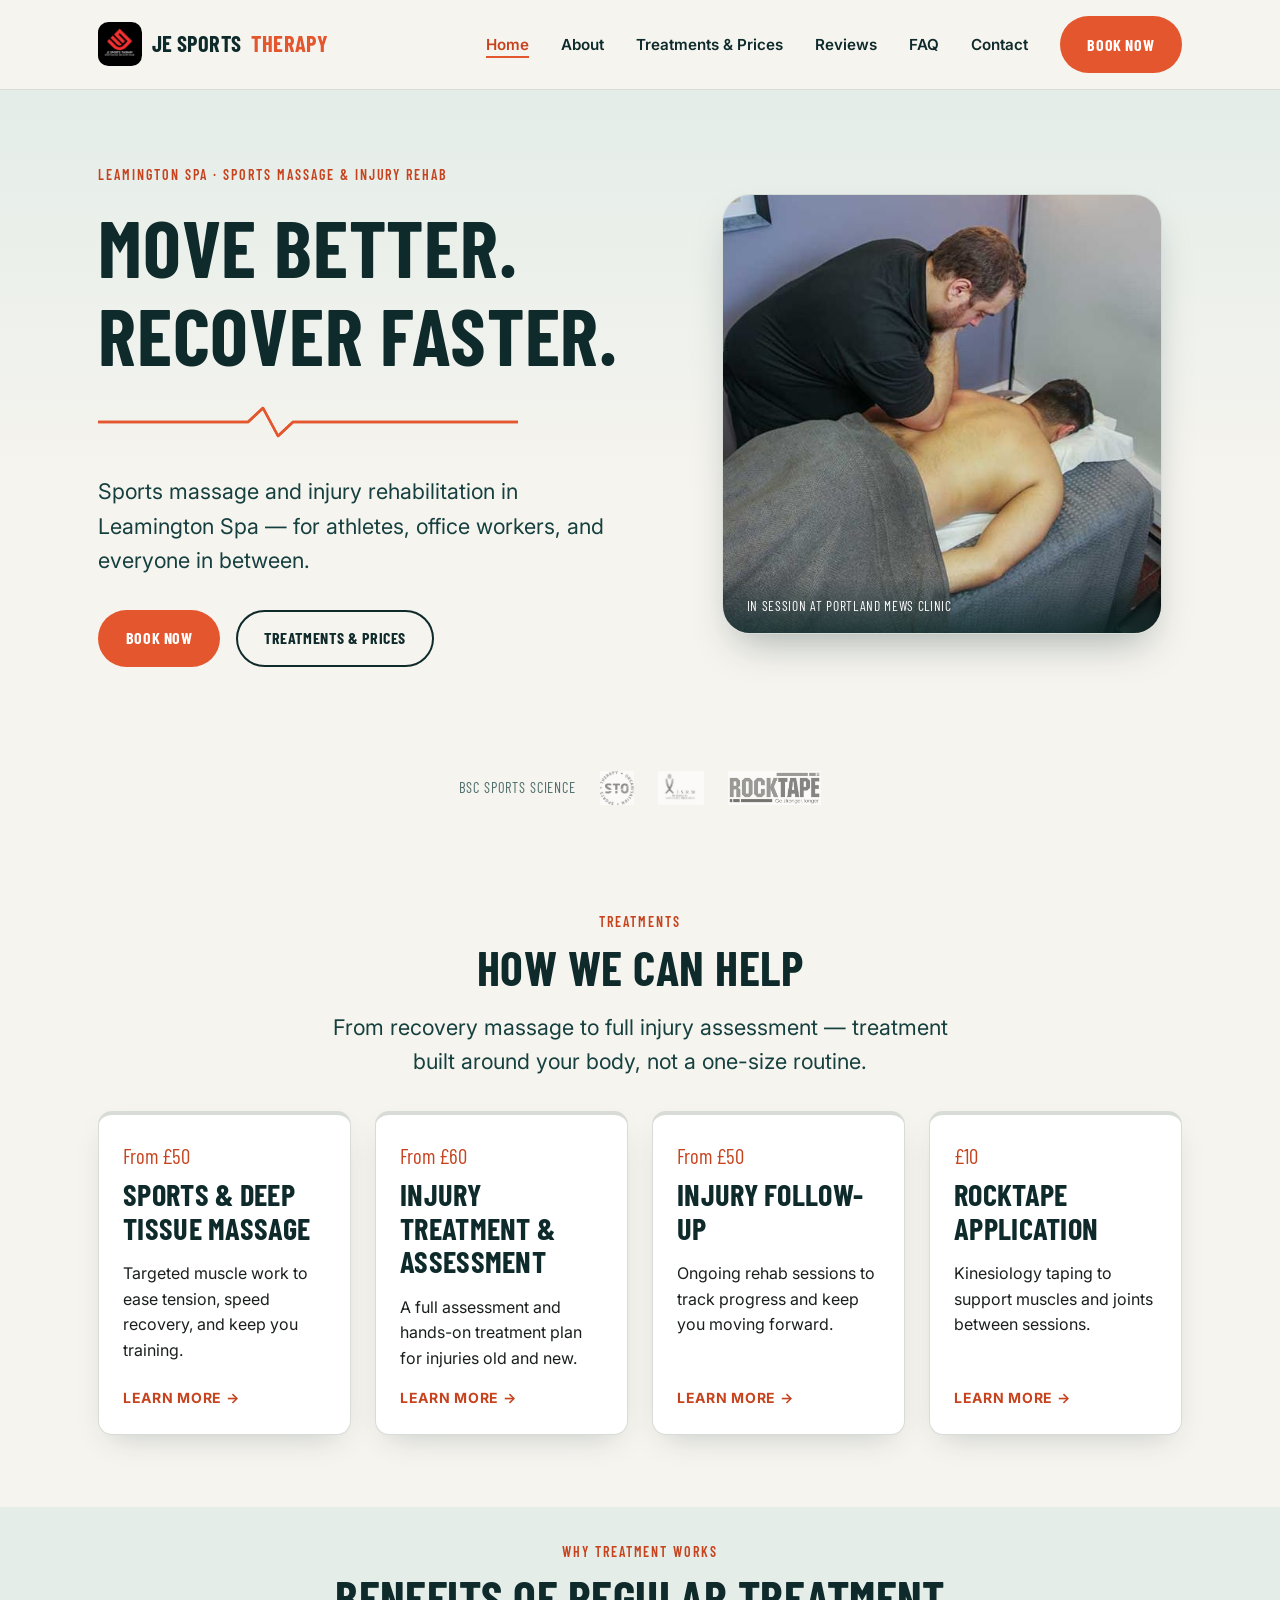
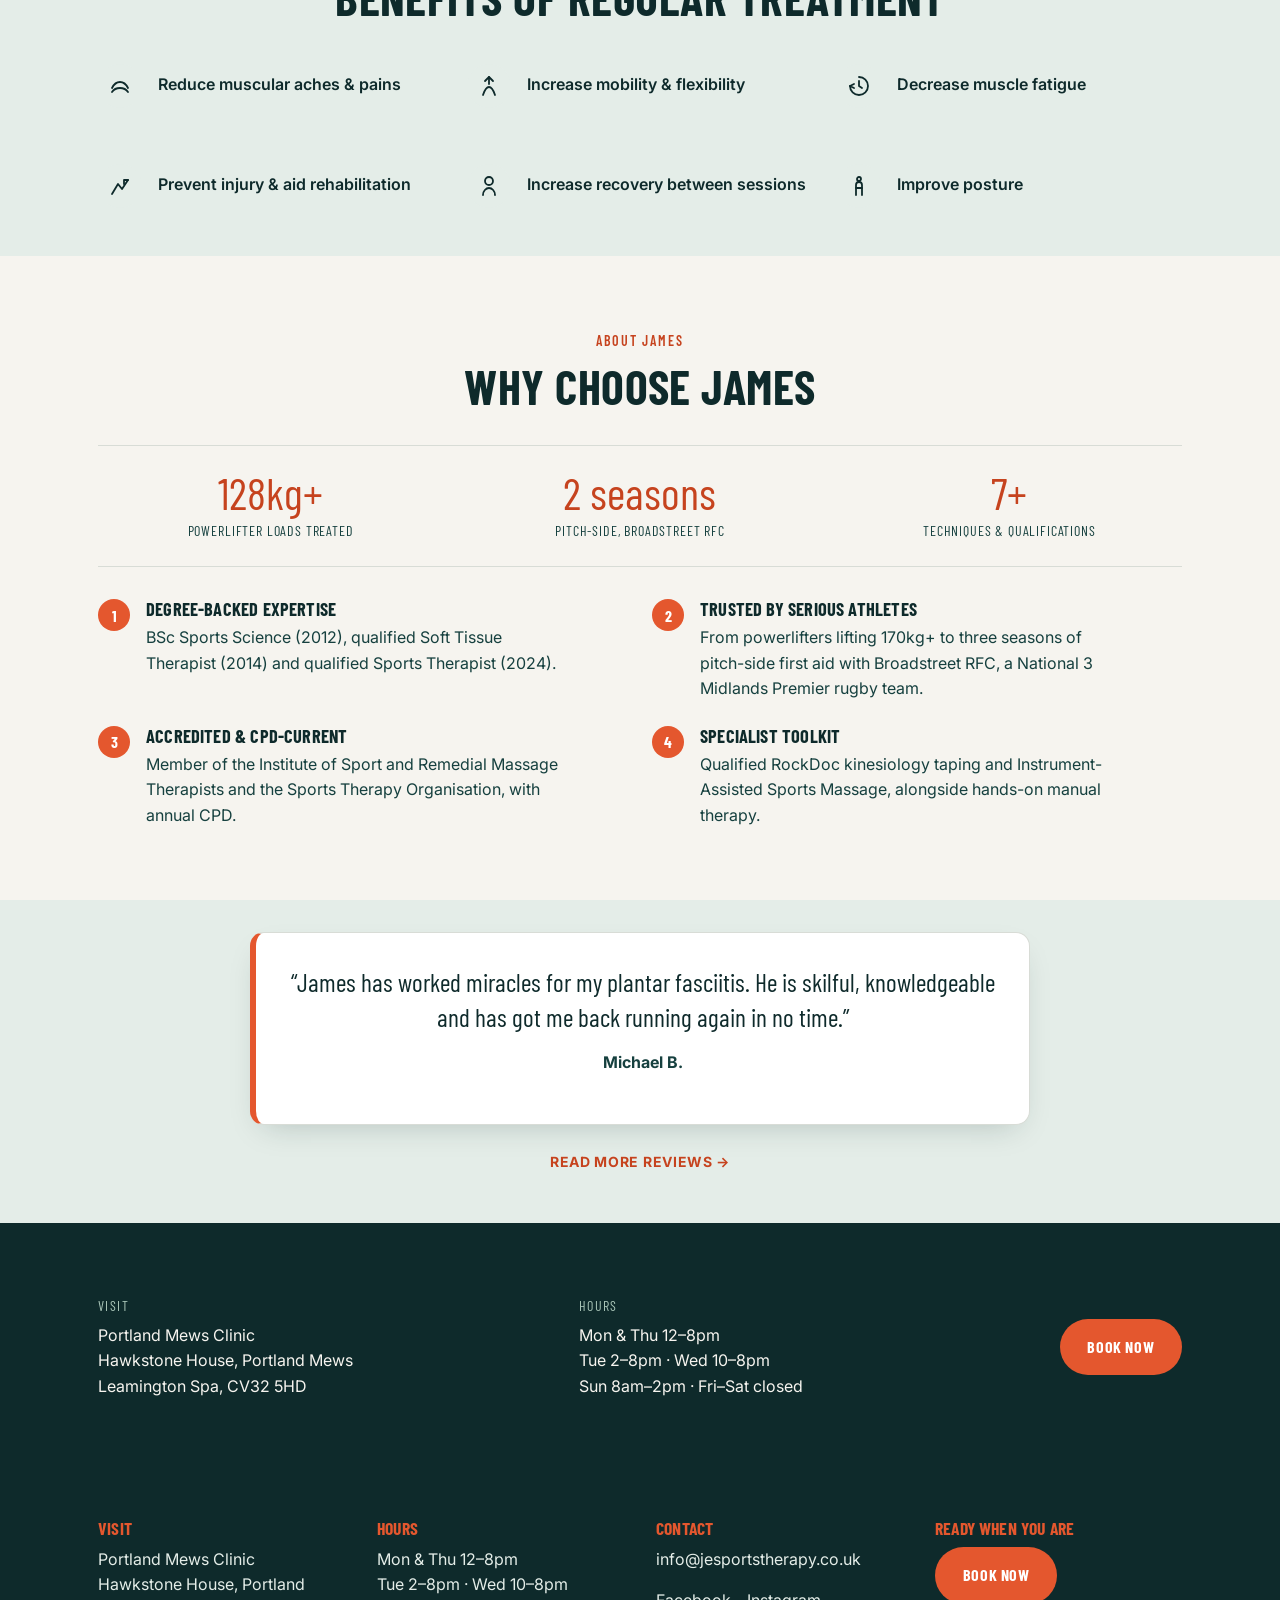
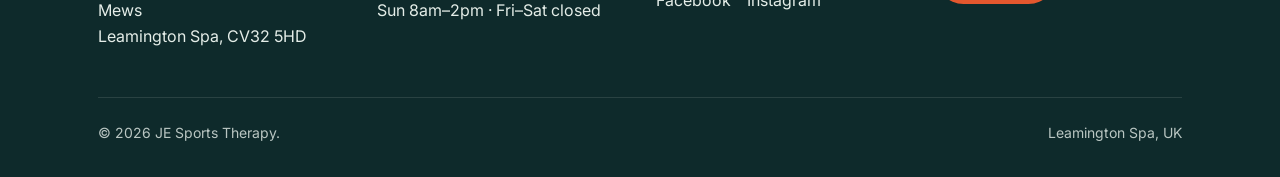
<file: index.html>
<!DOCTYPE html>
<html lang="en" class="no-js">
<head>
<meta charset="UTF-8">
<meta name="viewport" content="width=device-width, initial-scale=1">
<meta name="referrer" content="strict-origin-when-cross-origin">
<title>JE Sports Therapy | Sports Massage & Injury Rehab, Leamington Spa</title>
<meta name="description" content="Sports massage and injury rehabilitation in Leamington Spa with James Egginton — BSc Sports Science, qualified Sports Therapist. Book online today.">
<meta property="og:title" content="JE Sports Therapy | Leamington Spa">
<meta property="og:description" content="Move better. Recover faster. Sports massage and injury rehabilitation with James Egginton in Leamington Spa.">
<meta property="og:type" content="website">
<meta name="theme-color" content="#0E2A2B">
<link rel="icon" href="/favicon.ico" sizes="any">
<link rel="icon" type="image/png" sizes="32x32" href="assets/img/favicon-32.png">
<link rel="icon" type="image/png" sizes="16x16" href="assets/img/favicon-16.png">
<link rel="apple-touch-icon" href="assets/img/apple-touch-icon.png">
<link rel="canonical" href="index.html">
<link rel="preconnect" href="https://fonts.googleapis.com">
<link rel="preconnect" href="https://fonts.gstatic.com" crossorigin>
<link href="https://fonts.googleapis.com/css2?family=Barlow+Condensed:wght@500;600;700&family=Inter:wght@400;500;600&display=swap" rel="stylesheet">
<link rel="stylesheet" href="assets/css/tokens.css">
<link rel="stylesheet" href="assets/css/main.css">
</head>
<body>
<a class="skip-link" href="#main">Skip to content</a>
<div class="scroll-progress" aria-hidden="true"><div class="scroll-progress__fill"></div></div>
<header class="site-header">
  <div class="container nav">
    <a class="nav__brand" href="index.html"><img src="assets/img/logo.png" alt="JE Sports Therapy logo" class="nav__brand-mark" width="44" height="44">JE Sports<span>Therapy</span></a>
    <button class="nav__toggle" aria-expanded="false" aria-controls="primary-nav" aria-label="Toggle menu">
      <span class="nav__toggle-icon"></span>
    </button>
    <ul class="nav__menu" id="primary-nav">
      <li><a href="index.html" aria-current="page">Home</a></li>
      <li><a href="about.html">About</a></li>
      <li><a href="treatments.html">Treatments &amp; Prices</a></li>
      <li><a href="reviews.html">Reviews</a></li>
      <li><a href="faq.html">FAQ</a></li>
      <li><a href="contact.html">Contact</a></li>
      <li><a class="btn btn--primary" href="https://bookings.rehabguru.com/ad3cec81c13830ea1363b7018253817f%3A33ec59064610941230f86f7d8b0f9f9fd371bcbf771bc233bffc8da3ef31e993" target="_blank" rel="noopener">Book Now</a></li>
    </ul>
  </div>
</header>

<main id="main">
<style>
  /* ==========================================================================
     Home page — hero SVG animation + page-specific layout
     Scoped to index.html only.
     ========================================================================== */

  /* ---- Hero ---- */
  .hero {
    position: relative;
    padding-block: var(--space-6) var(--space-6);
    overflow: hidden;
    background: linear-gradient(180deg, var(--color-sage-light) 0%, var(--color-bone) 62%);
  }
  .hero__inner {
    display: grid;
    grid-template-columns: 1.05fr 0.95fr;
    gap: var(--space-6);
    align-items: center;
  }
  .hero__eyebrow { margin-bottom: var(--space-2); }
  .hero__title {
    font-size: var(--fs-h1);
    margin-bottom: var(--space-3);
  }
  .hero__title .line { display: block; overflow: hidden; }
  .hero__title .line span {
    display: inline-block;
    opacity: 1;
    transform: none;
  }
  .hero__pulse {
    display: block;
    width: min(420px, 90%);
    height: 40px;
    margin: 0 0 var(--space-4);
  }
  .hero__pulse path {
    fill: none;
    stroke: var(--color-orange);
    stroke-width: 2.5;
    stroke-linecap: round;
    stroke-linejoin: round;
  }
  .hero__lead { margin-bottom: var(--space-4); }
  .hero__ctas {
    display: flex;
    flex-wrap: wrap;
    gap: var(--space-2);
  }

  .hero__art {
    position: relative;
    display: flex;
    align-items: center;
    justify-content: center;
    min-height: 320px;
  }
  .hero__art-frame {
    position: relative;
    width: min(440px, 100%);
    aspect-ratio: 1 / 1;
    border-radius: var(--radius-lg);
    overflow: hidden;
    box-shadow: var(--shadow-card-hover);
    border: 1px solid var(--color-line);
  }
  .hero__photo {
    width: 100%;
    height: 100%;
    object-fit: cover;
    object-position: center 30%;
    transform-origin: 60% 35%;
  }
  .hero__photo-caption {
    position: absolute;
    left: 0; right: 0; bottom: 0;
    padding: var(--space-2) var(--space-3);
    background: linear-gradient(0deg, rgba(14,42,43,0.75), rgba(14,42,43,0));
    color: var(--color-white);
    font-family: var(--font-display);
    text-transform: uppercase;
    letter-spacing: 0.05em;
    font-size: 0.85rem;
  }
  /* Default (reduced-motion) final state: photo static, marker shown
     without animation so nothing is ever invisible or broken. */
  .hero__pulse path {
    stroke-dasharray: none;
    stroke-dashoffset: 0;
  }

  /* ---- Motion layer: only when the user allows animation ---- */
  @media (prefers-reduced-motion: no-preference) {
    .hero__title .line span {
      opacity: 0;
      transform: translateY(0.5em);
      animation: hero-word-in 0.7s var(--ease-out) forwards;
    }
    .hero__title .line:nth-child(1) span { animation-delay: 0.05s; }
    .hero__title .line:nth-child(2) span { animation-delay: 0.13s; }

    .hero__lead { opacity: 0; animation: hero-fade-up 0.7s var(--ease-out) 0.32s forwards; }
    .hero__ctas { opacity: 0; animation: hero-fade-up 0.7s var(--ease-out) 0.42s forwards; }
    .hero__pulse { opacity: 0; animation: hero-fade-up 0.5s var(--ease-out) 0.24s forwards; }

    .hero__art-frame {
      opacity: 0;
      transform: scale(0.96);
      animation: hero-fade-up 0.8s var(--ease-out) 0.2s forwards;
    }
    .hero__photo {
      animation: hero-photo-breathe 9s ease-in-out 1s infinite alternate;
    }

    .hero__pulse-line {
      stroke-dasharray: 480;
      stroke-dashoffset: 480;
      animation: hero-pulse-draw 1s var(--ease-out) 0.15s forwards;
    }
    .hero__pulse-loop {
      opacity: 0;
      stroke-dasharray: 60 360;
      stroke-dashoffset: 0;
      animation: hero-fade-up 0.4s var(--ease-out) 1.2s forwards,
                 hero-pulse-loop 2.6s linear 1.4s infinite;
    }
  }

  @keyframes hero-word-in {
    to { opacity: 1; transform: translateY(0); }
  }
  @keyframes hero-fade-up {
    from { opacity: 0; transform: translateY(10px); }
    to { opacity: 1; transform: translateY(0); }
  }
  @keyframes hero-photo-breathe {
    from { transform: scale(1); }
    to { transform: scale(1.06); }
  }
  @keyframes hero-pulse-draw {
    to { stroke-dashoffset: 0; }
  }
  @keyframes hero-pulse-loop {
    from { stroke-dashoffset: 0; }
    to { stroke-dashoffset: -440; }
  }

  @media (max-width: 899px) {
    .hero__inner { grid-template-columns: 1fr; gap: var(--space-5); }
    .hero__art { order: -1; min-height: 220px; }
    .hero__art-frame { width: min(320px, 80%); }
  }

  /* ---- Stat strip ---- */
  .stat-strip {
    display: grid;
    grid-template-columns: repeat(3, 1fr);
    gap: var(--space-3);
    text-align: center;
    margin-block: var(--space-4);
    padding: var(--space-3) 0;
    border-top: 1px solid var(--color-line);
    border-bottom: 1px solid var(--color-line);
  }
  .stat-strip__num {
    font-family: var(--font-display);
    font-size: clamp(2rem, 3vw + 1rem, 2.8rem);
    color: var(--color-orange-dark);
    line-height: 1;
  }
  .stat-strip__label {
    font-size: var(--fs-small);
    text-transform: uppercase;
    letter-spacing: 0.06em;
    color: var(--color-petrol-light);
    font-family: var(--font-display);
    margin-top: 0.35em;
  }
  @media (max-width: 639px) {
    .stat-strip { grid-template-columns: 1fr; gap: var(--space-2); }
  }

  /* ---- Benefit icons ---- */
  .benefit {
    display: flex;
    align-items: flex-start;
    gap: var(--space-2);
    padding: var(--space-2) 0;
  }
  .benefit__icon {
    flex-shrink: 0;
    width: 44px;
    height: 44px;
    border-radius: 50%;
    background: var(--color-sage-light);
    color: var(--color-petrol);
    display: flex;
    align-items: center;
    justify-content: center;
  }
  .benefit__icon svg {
    width: 24px;
    height: 24px;
    stroke: currentColor;
    fill: none;
    stroke-width: 1.8;
    stroke-linecap: round;
    stroke-linejoin: round;
  }
  .benefit__label {
    font-weight: 600;
    color: var(--color-petrol);
    padding-top: 0.5em;
  }

  /* ---- Why choose James ---- */
  .why-grid {
    display: grid;
    grid-template-columns: repeat(2, 1fr);
    gap: var(--space-3);
  }
  .why-item {
    display: flex;
    gap: var(--space-2);
    align-items: flex-start;
  }
  .why-item__mark {
    flex-shrink: 0;
    width: 32px;
    height: 32px;
    border-radius: 50%;
    background: var(--color-orange);
    color: var(--color-white);
    font-family: var(--font-display);
    font-weight: 700;
    display: flex;
    align-items: center;
    justify-content: center;
    font-size: 1rem;
  }
  .why-item h3 { margin-bottom: 0.3em; font-size: 1.15rem; }
  .why-item p { margin: 0; color: var(--color-petrol-light); max-width: 42ch; }
  @media (max-width: 639px) {
    .why-grid { grid-template-columns: 1fr; }
  }

  /* ---- Review ---- */
  .review-card {
    max-width: 780px;
    margin-inline: auto;
    background: var(--color-white);
    border: 1px solid var(--color-line);
    border-left: 6px solid var(--color-orange);
    border-radius: var(--radius-md);
    padding: var(--space-4) var(--space-4);
    box-shadow: var(--shadow-card);
    text-align: center;
  }
  .review-card__quote {
    font-family: var(--font-display);
    font-size: clamp(1.25rem, 1.4vw + 1rem, 1.6rem);
    color: var(--color-petrol);
    line-height: 1.35;
    margin: 0 0 var(--space-2);
  }
  .review-card__quote::before { content: "\201C"; }
  .review-card__quote::after { content: "\201D"; }
  .review-card__stars {
    color: var(--color-orange);
    letter-spacing: 0.15em;
    margin-bottom: var(--space-2);
    font-size: 1.1rem;
  }
  .review-card__author {
    font-weight: 700;
    color: var(--color-petrol-light);
  }

  /* ---- Visit strip ---- */
  .visit {
    background: var(--color-petrol);
    color: var(--color-bone);
  }
  .visit h2 { color: var(--color-white); }
  .visit__grid {
    display: grid;
    grid-template-columns: 1fr 1fr auto;
    gap: var(--space-4);
    align-items: center;
  }
  .visit address { font-style: normal; }
  .visit__label {
    font-family: var(--font-display);
    text-transform: uppercase;
    letter-spacing: 0.1em;
    color: var(--color-sage);
    font-size: var(--fs-small);
    margin-bottom: 0.4em;
    display: block;
  }
  @media (max-width: 899px) {
    .visit__grid { grid-template-columns: 1fr; text-align: left; }
  }

  /* Services / benefits card link */
  .service-card {
    display: flex;
    flex-direction: column;
    height: 100%;
  }
  .service-card__price {
    font-family: var(--font-display);
    color: var(--color-orange-dark);
    font-size: 1.3rem;
    margin-bottom: 0.3em;
  }
  .service-card p.desc { flex-grow: 1; }
  .service-card__link {
    color: var(--color-orange-dark);
    font-weight: 700;
    text-decoration: none;
    font-size: var(--fs-small);
    text-transform: uppercase;
    letter-spacing: 0.05em;
  }
  .service-card__link:hover { text-decoration: underline; }
</style>

<!-- ================= HERO ================= -->
<section class="hero">
  <div class="container hero__inner">
    <div>
      <span class="eyebrow hero__eyebrow">Leamington Spa &middot; Sports Massage &amp; Injury Rehab</span>
      <h1 class="hero__title">
        <span class="line"><span>Move better.</span></span>
        <span class="line"><span>Recover faster.</span></span>
      </h1>
      <svg class="hero__pulse" viewBox="0 0 420 40" aria-hidden="true" focusable="false">
        <path class="hero__pulse-line" d="M0 20 H150 L165 6 L180 34 L195 20 H420" />
        <path class="hero__pulse-loop" d="M0 20 H150 L165 6 L180 34 L195 20 H420" />
      </svg>
      <p class="lead hero__lead">Sports massage and injury rehabilitation in Leamington Spa &mdash; for athletes, office workers, and everyone in between.</p>
      <div class="hero__ctas">
        <a class="btn btn--primary" href="https://bookings.rehabguru.com/ad3cec81c13830ea1363b7018253817f%3A33ec59064610941230f86f7d8b0f9f9fd371bcbf771bc233bffc8da3ef31e993" target="_blank" rel="noopener">Book Now</a>
        <a class="btn btn--ghost" href="treatments.html">Treatments &amp; Prices</a>
      </div>
    </div>
    <div class="hero__art">
      <div class="hero__art-frame">
        <img class="hero__photo" src="assets/img/home/massage-treatment.jpg" alt="James Egginton applying deep tissue sports massage to a client's back">
        <span class="hero__photo-caption">In session at Portland Mews Clinic</span>
      </div>
    </div>
  </div>
</section>

<!-- ================= TRUST BAR ================= -->
<section class="section--tight" data-reveal="up">
  <div class="container">
    <div class="badge-row">
      <span class="badge">BSc Sports Science</span>
      <span class="badge badge--logo"><img src="assets/img/badges/sports-therapy-organisation.jpg" alt="Sports Therapy Organisation member"></span>
      <span class="badge badge--logo"><img src="assets/img/badges/isrm.jpg" alt="Institute for Soft Tissue Therapists (ISRM) member"></span>
      <span class="badge badge--logo"><img src="assets/img/badges/rocktape.jpg" alt="RockDoc certified — Rocktape kinesiology taping"></span>
    </div>
  </div>
</section>

<!-- ================= SERVICES ================= -->
<section class="section" aria-labelledby="services-heading">
  <div class="container">
    <div class="text-center" data-reveal="up" style="max-width:640px;margin-inline:auto;">
      <span class="eyebrow">Treatments</span>
      <h2 id="services-heading">How we can help</h2>
      <p class="lead" style="margin-inline:auto;">From recovery massage to full injury assessment &mdash; treatment built around your body, not a one-size routine.</p>
    </div>
    <div class="grid grid--4" style="margin-top:var(--space-4);">
      <div class="card service-card" data-reveal="up" data-reveal-delay="1">
        <div class="service-card__price">From &pound;50</div>
        <h3>Sports &amp; Deep Tissue Massage</h3>
        <p class="desc">Targeted muscle work to ease tension, speed recovery, and keep you training.</p>
        <a class="service-card__link" href="treatments.html">Learn more &rarr;</a>
      </div>
      <div class="card service-card" data-reveal="up" data-reveal-delay="2">
        <div class="service-card__price">From &pound;60</div>
        <h3>Injury Treatment &amp; Assessment</h3>
        <p class="desc">A full assessment and hands-on treatment plan for injuries old and new.</p>
        <a class="service-card__link" href="treatments.html">Learn more &rarr;</a>
      </div>
      <div class="card service-card" data-reveal="up" data-reveal-delay="3">
        <div class="service-card__price">From &pound;50</div>
        <h3>Injury Follow-Up</h3>
        <p class="desc">Ongoing rehab sessions to track progress and keep you moving forward.</p>
        <a class="service-card__link" href="treatments.html">Learn more &rarr;</a>
      </div>
      <div class="card service-card" data-reveal="up" data-reveal-delay="4">
        <div class="service-card__price">&pound;10</div>
        <h3>Rocktape Application</h3>
        <p class="desc">Kinesiology taping to support muscles and joints between sessions.</p>
        <a class="service-card__link" href="treatments.html">Learn more &rarr;</a>
      </div>
    </div>
  </div>
</section>

<!-- ================= BENEFITS ================= -->
<section class="section section--tight" style="background:var(--color-sage-light);">
  <div class="container">
    <div class="text-center" data-reveal="up" style="max-width:640px;margin-inline:auto;">
      <span class="eyebrow">Why treatment works</span>
      <h2>Benefits of regular treatment</h2>
    </div>
    <div class="grid grid--3" style="margin-top:var(--space-3);">
      <div class="benefit" data-reveal="up" data-reveal-delay="1">
        <span class="benefit__icon">
          <svg viewBox="0 0 24 24"><path d="M4 14c2-4 4-6 8-6s6 2 8 6" /><path d="M4 18c2-3 4-4 8-4s6 1 8 4" /></svg>
        </span>
        <span class="benefit__label">Reduce muscular aches &amp; pains</span>
      </div>
      <div class="benefit" data-reveal="up" data-reveal-delay="2">
        <span class="benefit__icon">
          <svg viewBox="0 0 24 24"><path d="M12 3v7" /><path d="M8 7l4-4 4 4" /><path d="M6 21c2-6 4-8 6-8s4 2 6 8" /></svg>
        </span>
        <span class="benefit__label">Increase mobility &amp; flexibility</span>
      </div>
      <div class="benefit" data-reveal="up" data-reveal-delay="3">
        <span class="benefit__icon">
          <svg viewBox="0 0 24 24"><path d="M3 12a9 9 0 1 0 9-9" /><path d="M3 12l4-2m-4 2l4 2" /><path d="M12 7v5l3 2" /></svg>
        </span>
        <span class="benefit__label">Decrease muscle fatigue</span>
      </div>
      <div class="benefit" data-reveal="up" data-reveal-delay="4">
        <span class="benefit__icon">
          <svg viewBox="0 0 24 24"><path d="M4 20l6-10 4 5 6-9" /><path d="M20 6h-4v4" /></svg>
        </span>
        <span class="benefit__label">Prevent injury &amp; aid rehabilitation</span>
      </div>
      <div class="benefit" data-reveal="up" data-reveal-delay="1">
        <span class="benefit__icon">
          <svg viewBox="0 0 24 24"><path d="M12 3a4 4 0 0 1 0 8 4 4 0 0 1 0-8z" /><path d="M6 21c0-4 3-7 6-7s6 3 6 7" /></svg>
        </span>
        <span class="benefit__label">Increase recovery between sessions</span>
      </div>
      <div class="benefit" data-reveal="up" data-reveal-delay="2">
        <span class="benefit__icon">
          <svg viewBox="0 0 24 24"><path d="M9 21V11a3 3 0 0 1 6 0v10" /><path d="M9 14h6" /><circle cx="12" cy="5" r="2" /></svg>
        </span>
        <span class="benefit__label">Improve posture</span>
      </div>
    </div>
  </div>
</section>

<!-- ================= WHY CHOOSE JAMES ================= -->
<section class="section">
  <div class="container">
    <div class="text-center" data-reveal="up" style="max-width:640px;margin-inline:auto;">
      <span class="eyebrow">About James</span>
      <h2>Why choose James</h2>
    </div>

    <div class="stat-strip" data-reveal="fade">
      <div>
        <div class="stat-strip__num"><span data-counter="170" data-counter-suffix="kg+">0</span></div>
        <div class="stat-strip__label">Powerlifter loads treated</div>
      </div>
      <div>
        <div class="stat-strip__num"><span data-counter="3" data-counter-suffix=" seasons">0</span></div>
        <div class="stat-strip__label">Pitch-side, Broadstreet RFC</div>
      </div>
      <div>
        <div class="stat-strip__num"><span data-counter="9" data-counter-suffix="+">0</span></div>
        <div class="stat-strip__label">Techniques &amp; qualifications</div>
      </div>
    </div>

    <div class="why-grid" style="margin-top:var(--space-4);">
      <div class="why-item" data-reveal="left" data-reveal-delay="1">
        <span class="why-item__mark">1</span>
        <div>
          <h3>Degree-backed expertise</h3>
          <p>BSc Sports Science (2012), qualified Soft Tissue Therapist (2014) and qualified Sports Therapist (2024).</p>
        </div>
      </div>
      <div class="why-item" data-reveal="right" data-reveal-delay="1">
        <span class="why-item__mark">2</span>
        <div>
          <h3>Trusted by serious athletes</h3>
          <p>From powerlifters lifting 170kg+ to three seasons of pitch-side first aid with Broadstreet RFC, a National 3 Midlands Premier rugby team.</p>
        </div>
      </div>
      <div class="why-item" data-reveal="left" data-reveal-delay="2">
        <span class="why-item__mark">3</span>
        <div>
          <h3>Accredited &amp; CPD-current</h3>
          <p>Member of the Institute of Sport and Remedial Massage Therapists and the Sports Therapy Organisation, with annual CPD.</p>
        </div>
      </div>
      <div class="why-item" data-reveal="right" data-reveal-delay="2">
        <span class="why-item__mark">4</span>
        <div>
          <h3>Specialist toolkit</h3>
          <p>Qualified RockDoc kinesiology taping and Instrument-Assisted Sports Massage, alongside hands-on manual therapy.</p>
        </div>
      </div>
    </div>
  </div>
</section>

<!-- ================= REVIEW ================= -->
<section class="section section--tight" style="background:var(--color-sage-light);">
  <div class="container">
    <div class="review-card" data-reveal="scale">
      <p class="review-card__quote">James has worked miracles for my plantar fasciitis. He is skilful, knowledgeable and has got me back running again in no time.</p>
      <p class="review-card__author">Michael B.</p>
    </div>
    <p class="text-center" data-reveal="up" style="margin-top:var(--space-3);">
      <a class="service-card__link" href="reviews.html">Read more reviews &rarr;</a>
    </p>
  </div>
</section>

<!-- ================= VISIT STRIP ================= -->
<section class="section visit">
  <div class="container visit__grid">
    <address data-reveal="up">
      <span class="visit__label">Visit</span>
      Portland Mews Clinic<br>
      Hawkstone House, Portland Mews<br>
      Leamington Spa, CV32 5HD
    </address>
    <div data-reveal="up" data-reveal-delay="1">
      <span class="visit__label">Hours</span>
      Mon &amp; Thu 12&ndash;8pm<br>
      Tue 2&ndash;8pm &middot; Wed 10&ndash;8pm<br>
      Sun 8am&ndash;2pm &middot; Fri&ndash;Sat closed
    </div>
    <div data-reveal="up" data-reveal-delay="2">
      <a class="btn btn--primary" href="https://bookings.rehabguru.com/ad3cec81c13830ea1363b7018253817f%3A33ec59064610941230f86f7d8b0f9f9fd371bcbf771bc233bffc8da3ef31e993" target="_blank" rel="noopener">Book Now</a>
    </div>
  </div>
</section>
</main>

<footer class="site-footer">
  <div class="container">
    <div class="footer-grid">
      <div>
        <h3>Visit</h3>
        <p>Portland Mews Clinic<br>Hawkstone House, Portland Mews<br>Leamington Spa, CV32 5HD</p>
      </div>
      <div>
        <h3>Hours</h3>
        <p>Mon &amp; Thu 12&ndash;8pm<br>Tue 2&ndash;8pm &middot; Wed 10&ndash;8pm<br>Sun 8am&ndash;2pm &middot; Fri&ndash;Sat closed</p>
      </div>
      <div>
        <h3>Contact</h3>
        <p><a href="mailto:info@jesportstherapy.co.uk">info@jesportstherapy.co.uk</a></p>
        <ul class="footer-social">
          <li><a href="https://www.facebook.com/JESporttherapy" target="_blank" rel="noopener">Facebook</a></li>
          <li><a href="https://www.instagram.com/je_sportstherapy/" target="_blank" rel="noopener">Instagram</a></li>
        </ul>
      </div>
      <div>
        <h3>Ready when you are</h3>
        <a class="btn btn--primary" href="https://bookings.rehabguru.com/ad3cec81c13830ea1363b7018253817f%3A33ec59064610941230f86f7d8b0f9f9fd371bcbf771bc233bffc8da3ef31e993" target="_blank" rel="noopener">Book Now</a>
      </div>
    </div>
    <div class="footer-bottom">
      <span>&copy; 2026 JE Sports Therapy.</span>
      <span>Leamington Spa, UK</span>
    </div>
  </div>
</footer>
<script src="assets/js/main.js"></script>
</body>
</html>
</file>
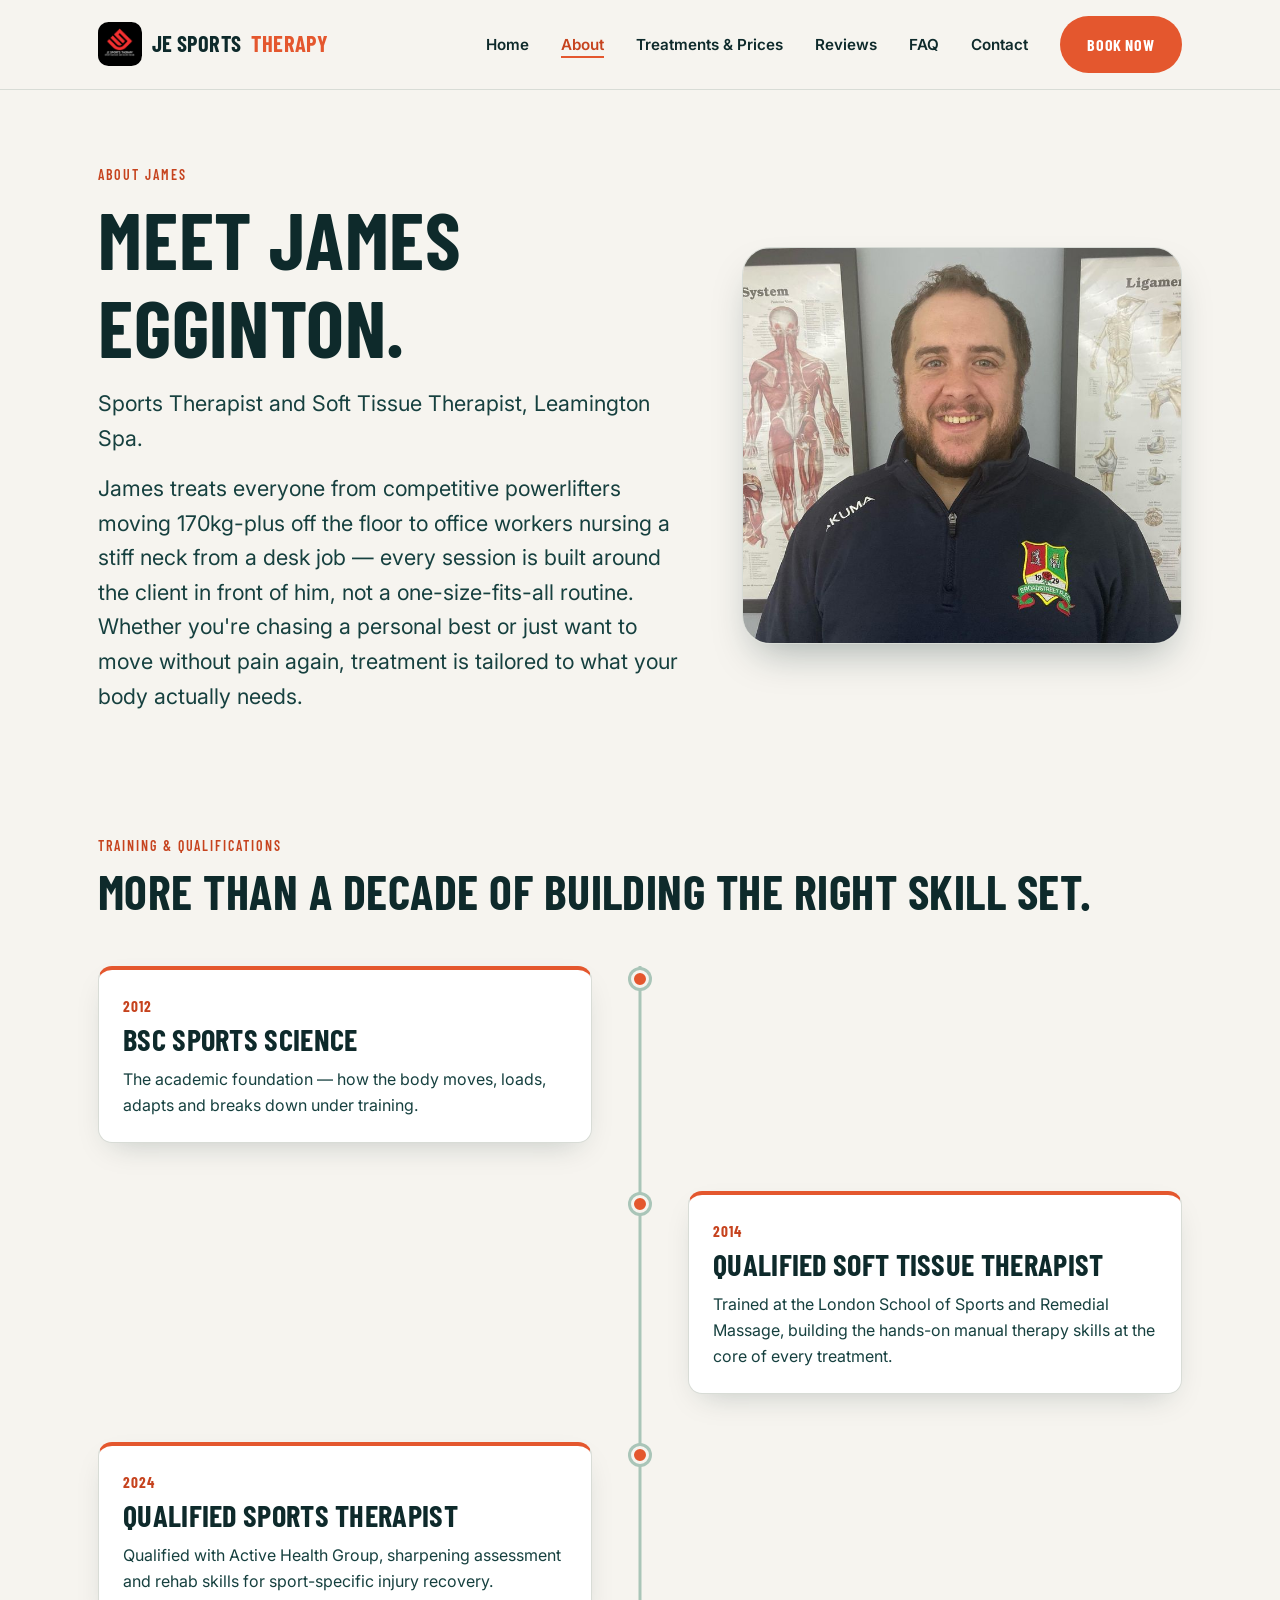
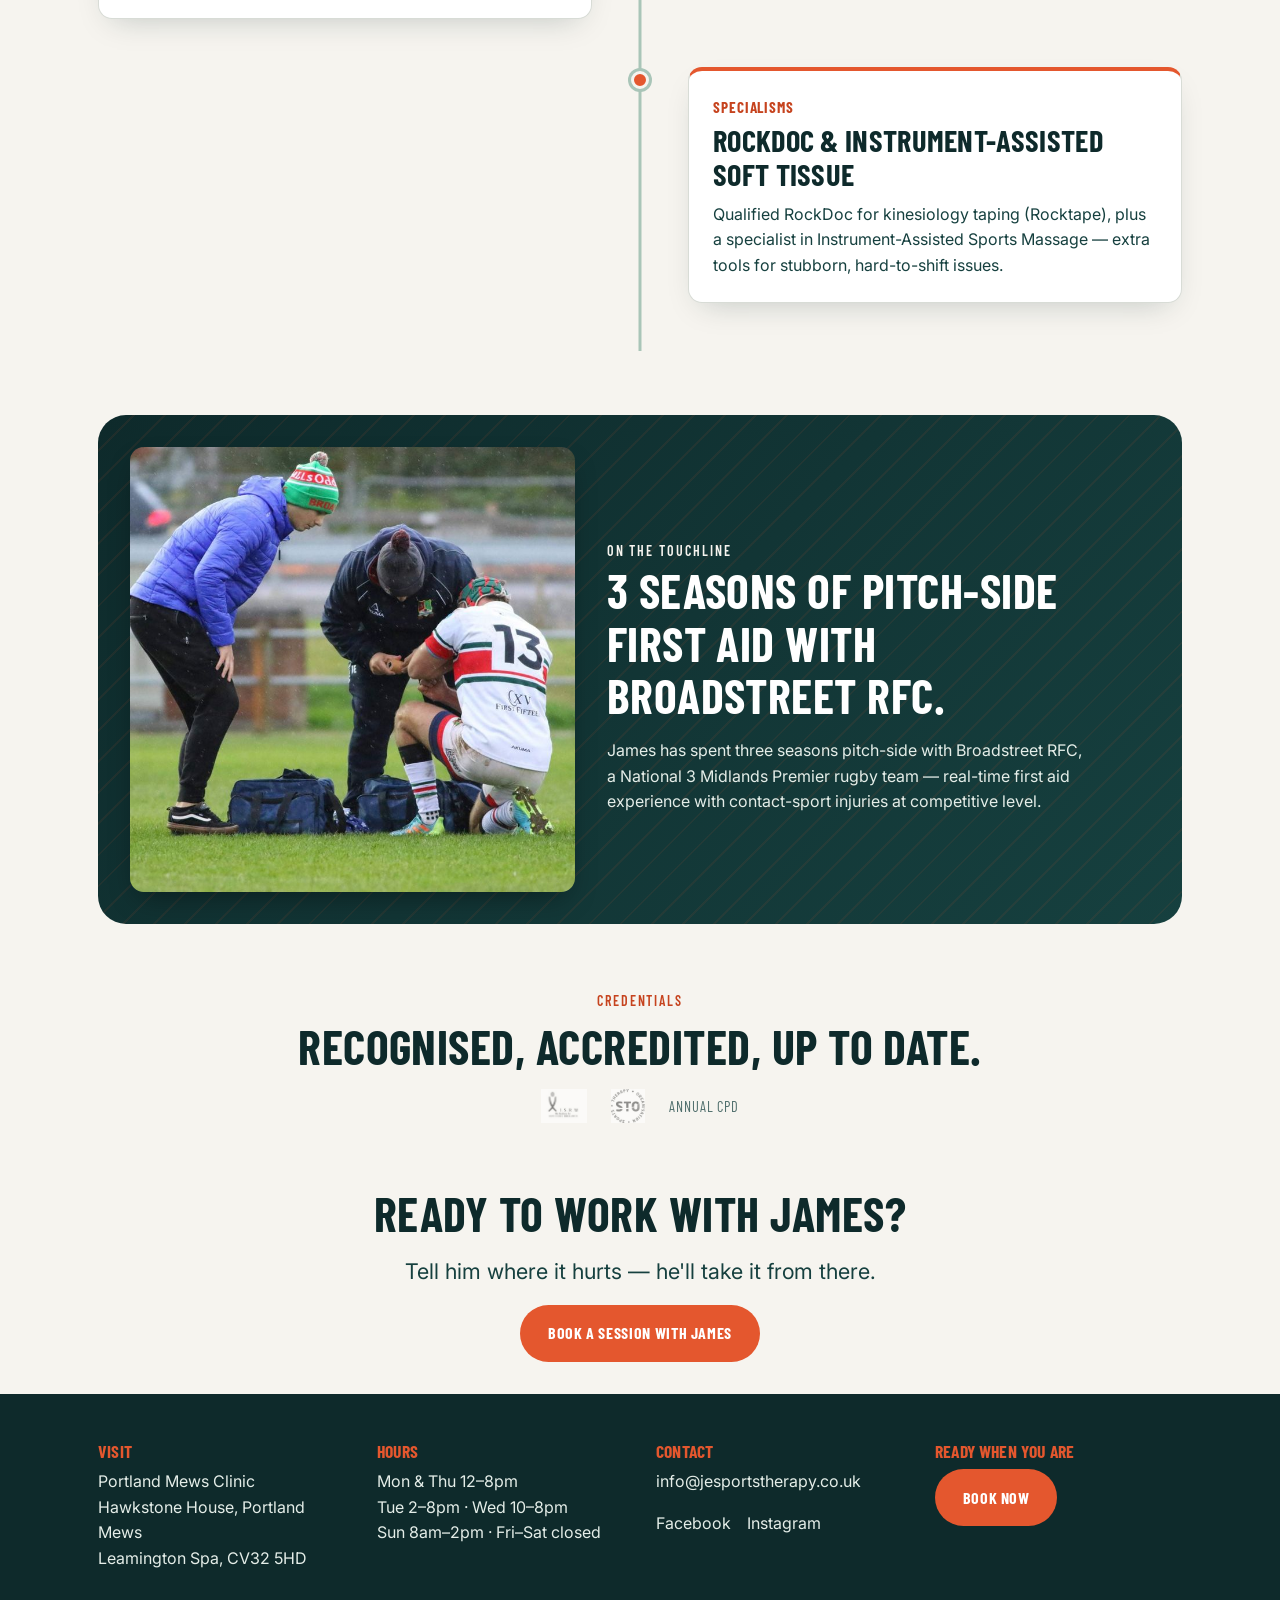
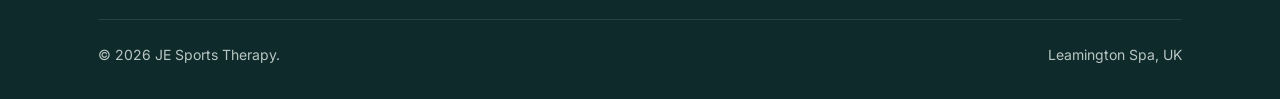
<file: about.html>
<!DOCTYPE html>
<html lang="en" class="no-js">
<head>
<meta charset="UTF-8">
<meta name="viewport" content="width=device-width, initial-scale=1">
<meta name="referrer" content="strict-origin-when-cross-origin">
<title>About James Egginton | JE Sports Therapy, Leamington Spa</title>
<meta name="description" content="Meet James Egginton — BSc Sports Science, qualified Soft Tissue Therapist and Sports Therapist, RockDoc kinesiology taping specialist, Leamington Spa.">
<meta property="og:title" content="About James Egginton | JE Sports Therapy">
<meta property="og:description" content="BSc Sports Science, Soft Tissue Therapist and Sports Therapist, treating athletes and everyday injuries in Leamington Spa.">
<meta property="og:type" content="website">
<meta name="theme-color" content="#0E2A2B">
<link rel="icon" href="/favicon.ico" sizes="any">
<link rel="icon" type="image/png" sizes="32x32" href="assets/img/favicon-32.png">
<link rel="icon" type="image/png" sizes="16x16" href="assets/img/favicon-16.png">
<link rel="apple-touch-icon" href="assets/img/apple-touch-icon.png">
<link rel="canonical" href="about.html">
<link rel="preconnect" href="https://fonts.googleapis.com">
<link rel="preconnect" href="https://fonts.gstatic.com" crossorigin>
<link href="https://fonts.googleapis.com/css2?family=Barlow+Condensed:wght@500;600;700&family=Inter:wght@400;500;600&display=swap" rel="stylesheet">
<link rel="stylesheet" href="assets/css/tokens.css">
<link rel="stylesheet" href="assets/css/main.css">
</head>
<body>
<a class="skip-link" href="#main">Skip to content</a>
<div class="scroll-progress" aria-hidden="true"><div class="scroll-progress__fill"></div></div>
<header class="site-header">
  <div class="container nav">
    <a class="nav__brand" href="index.html"><img src="assets/img/logo.png" alt="JE Sports Therapy logo" class="nav__brand-mark" width="44" height="44">JE Sports<span>Therapy</span></a>
    <button class="nav__toggle" aria-expanded="false" aria-controls="primary-nav" aria-label="Toggle menu">
      <span class="nav__toggle-icon"></span>
    </button>
    <ul class="nav__menu" id="primary-nav">
      <li><a href="index.html">Home</a></li>
      <li><a href="about.html" aria-current="page">About</a></li>
      <li><a href="treatments.html">Treatments &amp; Prices</a></li>
      <li><a href="reviews.html">Reviews</a></li>
      <li><a href="faq.html">FAQ</a></li>
      <li><a href="contact.html">Contact</a></li>
      <li><a class="btn btn--primary" href="https://bookings.rehabguru.com/ad3cec81c13830ea1363b7018253817f%3A33ec59064610941230f86f7d8b0f9f9fd371bcbf771bc233bffc8da3ef31e993" target="_blank" rel="noopener">Book Now</a></li>
    </ul>
  </div>
</header>

<main id="main">

<!-- ============ HERO / INTRO ============ -->
<section class="section about-hero">
  <div class="container about-hero__inner">
    <div>
      <p class="eyebrow" data-reveal="up">About James</p>
      <h1 data-reveal="up">Meet James Egginton.</h1>
      <p class="lead" data-reveal="up" data-reveal-delay="1">Sports Therapist and Soft Tissue Therapist, Leamington Spa.</p>
      <p class="about-bio" data-reveal="up" data-reveal-delay="2">James treats everyone from competitive powerlifters moving 170kg-plus off the floor to office workers nursing a stiff neck from a desk job — every session is built around the client in front of him, not a one-size-fits-all routine. Whether you're chasing a personal best or just want to move without pain again, treatment is tailored to what your body actually needs.</p>
    </div>
    <div class="about-hero__photo" data-reveal="right">
      <img src="assets/img/about/james-portrait.jpg" alt="James Egginton at Portland Mews Clinic">
    </div>
  </div>
</section>

<!-- ============ QUALIFICATIONS TIMELINE ============ -->
<section class="section section--tight about-timeline-section">
  <div class="container">
    <p class="eyebrow" data-reveal="up">Training &amp; qualifications</p>
    <h2 data-reveal="up">More than a decade of building the right skill set.</h2>

    <ol class="timeline">
      <li class="timeline__item" data-reveal="left">
        <div class="timeline__marker" aria-hidden="true"></div>
        <div class="timeline__card">
          <span class="timeline__year">2012</span>
          <h3>BSc Sports Science</h3>
          <p>The academic foundation — how the body moves, loads, adapts and breaks down under training.</p>
        </div>
      </li>
      <li class="timeline__item" data-reveal="right">
        <div class="timeline__marker" aria-hidden="true"></div>
        <div class="timeline__card">
          <span class="timeline__year">2014</span>
          <h3>Qualified Soft Tissue Therapist</h3>
          <p>Trained at the London School of Sports and Remedial Massage, building the hands-on manual therapy skills at the core of every treatment.</p>
        </div>
      </li>
      <li class="timeline__item" data-reveal="left">
        <div class="timeline__marker" aria-hidden="true"></div>
        <div class="timeline__card">
          <span class="timeline__year">2024</span>
          <h3>Qualified Sports Therapist</h3>
          <p>Qualified with Active Health Group, sharpening assessment and rehab skills for sport-specific injury recovery.</p>
        </div>
      </li>
      <li class="timeline__item" data-reveal="right">
        <div class="timeline__marker" aria-hidden="true"></div>
        <div class="timeline__card">
          <span class="timeline__year">Specialisms</span>
          <h3>RockDoc &amp; Instrument-Assisted Soft Tissue</h3>
          <p>Qualified RockDoc for kinesiology taping (Rocktape), plus a specialist in Instrument-Assisted Sports Massage — extra tools for stubborn, hard-to-shift issues.</p>
        </div>
      </li>
    </ol>
  </div>
</section>

<!-- ============ PITCH-SIDE CALLOUT ============ -->
<section class="section--tight">
  <div class="container">
    <div class="pitchside-banner" data-reveal="scale">
      <div class="pitchside-banner__media">
        <img src="assets/img/about/pitchside-broadstreet.jpg" alt="James providing pitch-side first aid to a Broadstreet RFC player during a match">
      </div>
      <div class="pitchside-banner__content">
        <p class="eyebrow" style="color: var(--color-bone);">On the touchline</p>
        <h2>3 seasons of pitch-side first aid with Broadstreet RFC.</h2>
        <p>James has spent three seasons pitch-side with Broadstreet RFC, a National 3 Midlands Premier rugby team — real-time first aid experience with contact-sport injuries at competitive level.</p>
      </div>
    </div>
  </div>
</section>

<!-- ============ CREDENTIALS BADGES ============ -->
<section class="section section--tight">
  <div class="container text-center">
    <p class="eyebrow" data-reveal="up">Credentials</p>
    <h2 data-reveal="up" data-reveal-delay="1">Recognised, accredited, up to date.</h2>
    <div class="badge-row" data-reveal="up" data-reveal-delay="2">
      <span class="badge badge--logo"><img src="assets/img/badges/isrm.jpg" alt="Institute of Sport and Remedial Massage (ISRM) member"></span>
      <span class="badge badge--logo"><img src="assets/img/badges/sports-therapy-organisation.jpg" alt="Sports Therapy Organisation member"></span>
      <span class="badge">Annual CPD</span>
    </div>
  </div>
</section>

<!-- ============ CTA ============ -->
<section class="section section--tight about-cta">
  <div class="container text-center" data-reveal="up">
    <h2>Ready to work with James?</h2>
    <p class="lead" style="margin-inline: auto;">Tell him where it hurts — he'll take it from there.</p>
    <a class="btn btn--primary" href="https://bookings.rehabguru.com/ad3cec81c13830ea1363b7018253817f%3A33ec59064610941230f86f7d8b0f9f9fd371bcbf771bc233bffc8da3ef31e993" target="_blank" rel="noopener">Book a session with James</a>
  </div>
</section>

<style>
  /* ---- About page: hero ---- */
  .about-hero__inner {
    display: grid;
    grid-template-columns: 1.15fr 0.85fr;
    gap: var(--space-5);
    align-items: center;
  }
  .about-hero__photo img {
    width: 100%;
    aspect-ratio: 768 / 694;
    object-fit: cover;
    object-position: top center;
    border-radius: var(--radius-lg);
    box-shadow: var(--shadow-card-hover);
    border: 1px solid var(--color-line);
  }
  @media (max-width: 899px) {
    .about-hero__inner { grid-template-columns: 1fr; }
    .about-hero__photo { order: -1; max-width: 360px; margin-inline: auto; width: 100%; }
  }

  /* ---- About page: timeline ---- */
  .about-bio {
    max-width: 65ch;
    font-size: var(--fs-lead);
    color: var(--color-petrol-light);
  }
  .timeline {
    list-style: none;
    margin: var(--space-5) 0 0;
    padding: 0;
    position: relative;
  }
  .timeline::before {
    content: "";
    position: absolute;
    left: 50%;
    top: 0;
    bottom: 0;
    width: 3px;
    background: var(--color-sage);
    transform: translateX(-50%);
  }
  .timeline__item {
    position: relative;
    width: 50%;
    padding: 0 var(--space-5) var(--space-5) 0;
  }
  .timeline__item:nth-child(even) {
    left: 50%;
    padding: 0 0 var(--space-5) var(--space-5);
  }
  .timeline__marker {
    position: absolute;
    top: 4px;
    right: -9px;
    width: 18px;
    height: 18px;
    border-radius: 50%;
    background: var(--color-orange);
    border: 3px solid var(--color-bone);
    box-shadow: 0 0 0 3px var(--color-sage);
    z-index: 2;
  }
  .timeline__item:nth-child(even) .timeline__marker {
    right: auto;
    left: -9px;
  }
  .timeline__card {
    background: var(--color-white);
    border: 1px solid var(--color-line);
    border-top: 4px solid var(--color-orange);
    border-radius: var(--radius-md);
    padding: var(--space-3);
    box-shadow: var(--shadow-card);
  }
  .timeline__year {
    display: inline-block;
    font-family: var(--font-display);
    font-weight: 700;
    letter-spacing: 0.06em;
    text-transform: uppercase;
    color: var(--color-orange-dark);
    font-size: 0.95rem;
    margin-bottom: 0.3em;
  }
  .timeline__card h3 { margin-bottom: 0.35em; }
  .timeline__card p { margin-bottom: 0; color: var(--color-petrol-light); }

  @media (max-width: 899px) {
    .timeline::before { left: 9px; }
    .timeline__item,
    .timeline__item:nth-child(even) {
      width: 100%;
      left: 0;
      padding: 0 0 var(--space-4) var(--space-5);
    }
    .timeline__marker,
    .timeline__item:nth-child(even) .timeline__marker {
      left: 0;
      right: auto;
    }
  }

  /* ---- About page: pitch-side callout ---- */
  .pitchside-banner {
    background: var(--color-petrol);
    background-image: linear-gradient(135deg, var(--color-petrol) 0%, var(--color-petrol-light) 100%);
    color: var(--color-bone);
    border-radius: var(--radius-lg);
    padding: var(--space-4);
    position: relative;
    overflow: hidden;
    display: grid;
    grid-template-columns: 0.9fr 1.1fr;
    gap: var(--space-4);
    align-items: center;
    text-align: left;
  }
  .pitchside-banner::before {
    content: "";
    position: absolute;
    inset: 0;
    background: repeating-linear-gradient(
      -45deg,
      rgba(228, 87, 46, 0.08) 0px,
      rgba(228, 87, 46, 0.08) 2px,
      transparent 2px,
      transparent 22px
    );
    pointer-events: none;
  }
  .pitchside-banner__media {
    position: relative;
    border-radius: var(--radius-md);
    overflow: hidden;
    aspect-ratio: 1 / 1;
    box-shadow: 0 12px 30px -10px rgba(0, 0, 0, 0.45);
  }
  .pitchside-banner__media img {
    width: 100%;
    height: 100%;
    object-fit: cover;
    display: block;
  }
  .pitchside-banner__content { position: relative; }
  .pitchside-banner h2 {
    color: var(--color-white);
    max-width: 22ch;
    position: relative;
  }
  .pitchside-banner p {
    max-width: 48ch;
    margin: var(--space-2) 0 0;
    color: var(--color-sage-light);
    position: relative;
  }
  @media (max-width: 899px) {
    .pitchside-banner { grid-template-columns: 1fr; text-align: center; }
    .pitchside-banner h2, .pitchside-banner p { max-width: none; margin-inline: auto; }
    .pitchside-banner__media { aspect-ratio: 16 / 10; }
  }

  .about-cta h2 { margin-bottom: 0.3em; }
</style>
</main>

<footer class="site-footer">
  <div class="container">
    <div class="footer-grid">
      <div>
        <h3>Visit</h3>
        <p>Portland Mews Clinic<br>Hawkstone House, Portland Mews<br>Leamington Spa, CV32 5HD</p>
      </div>
      <div>
        <h3>Hours</h3>
        <p>Mon &amp; Thu 12&ndash;8pm<br>Tue 2&ndash;8pm &middot; Wed 10&ndash;8pm<br>Sun 8am&ndash;2pm &middot; Fri&ndash;Sat closed</p>
      </div>
      <div>
        <h3>Contact</h3>
        <p><a href="mailto:info@jesportstherapy.co.uk">info@jesportstherapy.co.uk</a></p>
        <ul class="footer-social">
          <li><a href="https://www.facebook.com/JESporttherapy" target="_blank" rel="noopener">Facebook</a></li>
          <li><a href="https://www.instagram.com/je_sportstherapy/" target="_blank" rel="noopener">Instagram</a></li>
        </ul>
      </div>
      <div>
        <h3>Ready when you are</h3>
        <a class="btn btn--primary" href="https://bookings.rehabguru.com/ad3cec81c13830ea1363b7018253817f%3A33ec59064610941230f86f7d8b0f9f9fd371bcbf771bc233bffc8da3ef31e993" target="_blank" rel="noopener">Book Now</a>
      </div>
    </div>
    <div class="footer-bottom">
      <span>&copy; 2026 JE Sports Therapy.</span>
      <span>Leamington Spa, UK</span>
    </div>
  </div>
</footer>
<script src="assets/js/main.js"></script>
</body>
</html>
</file>
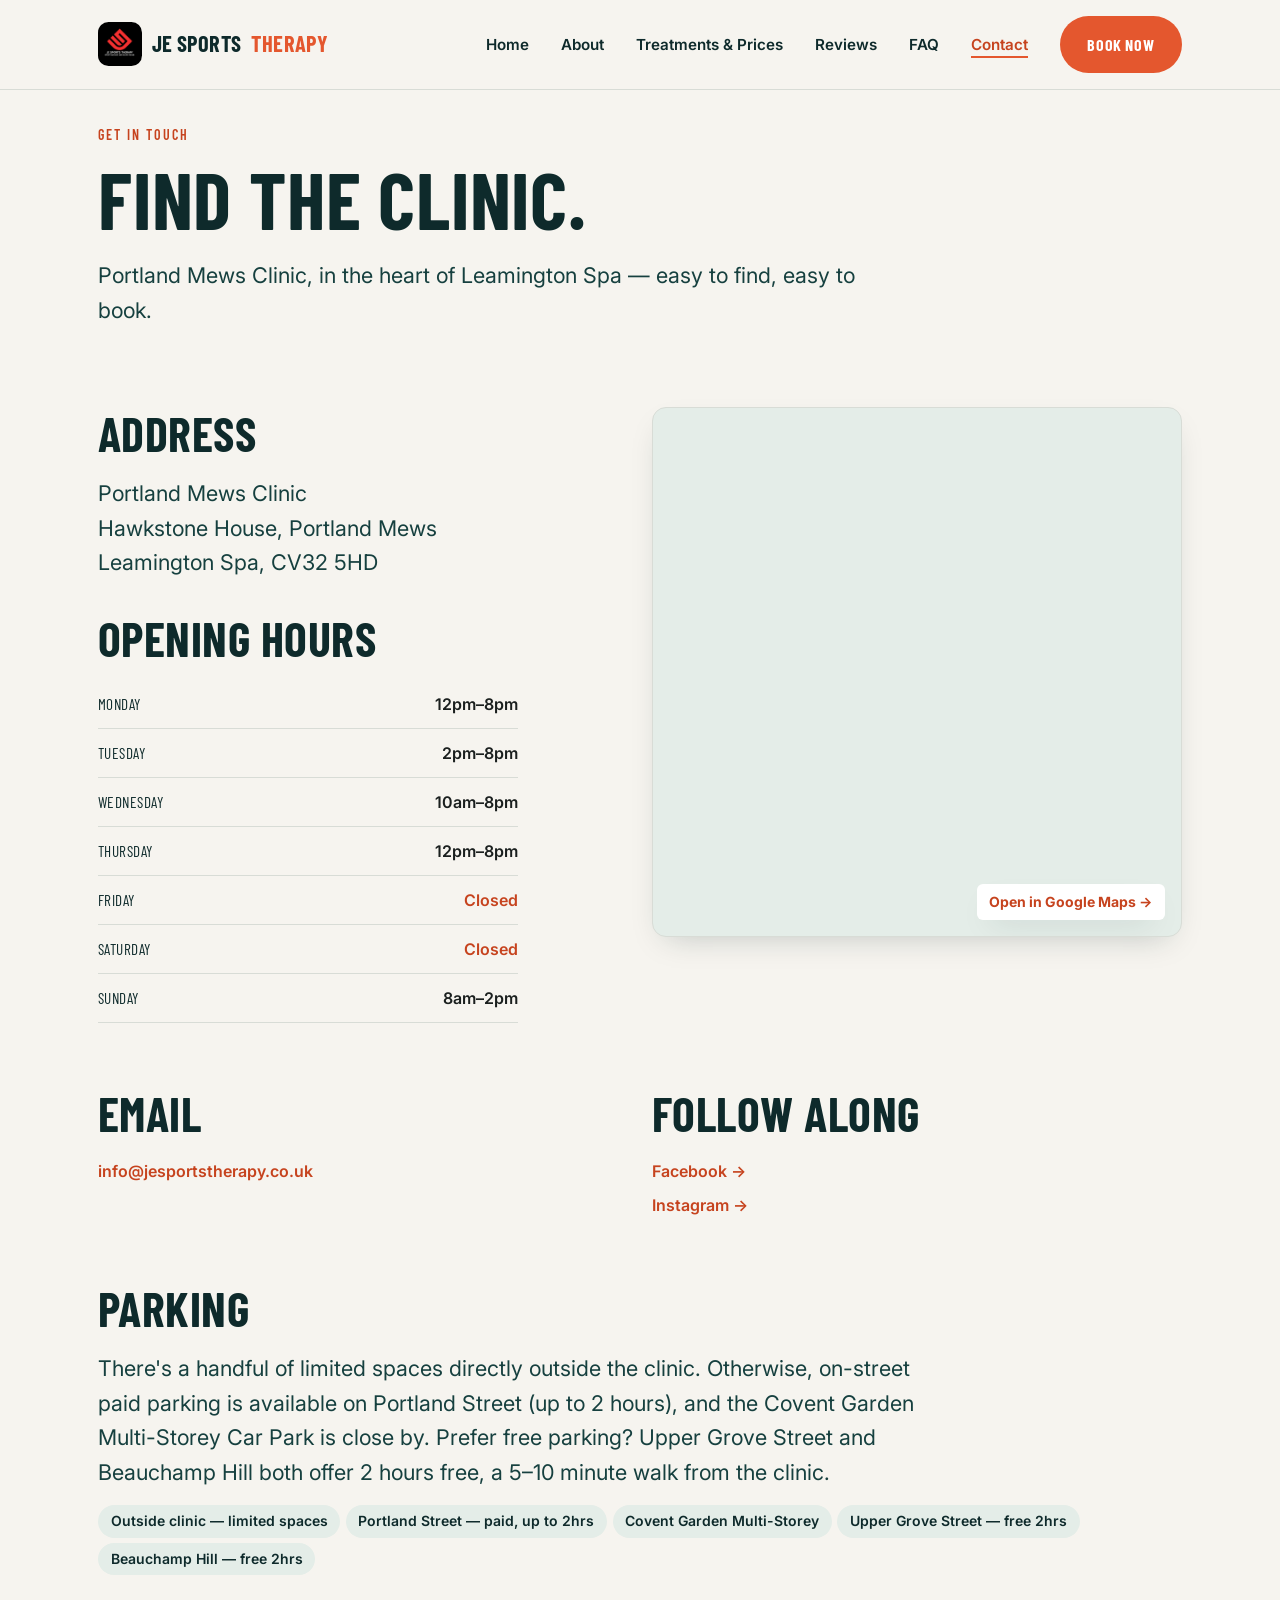
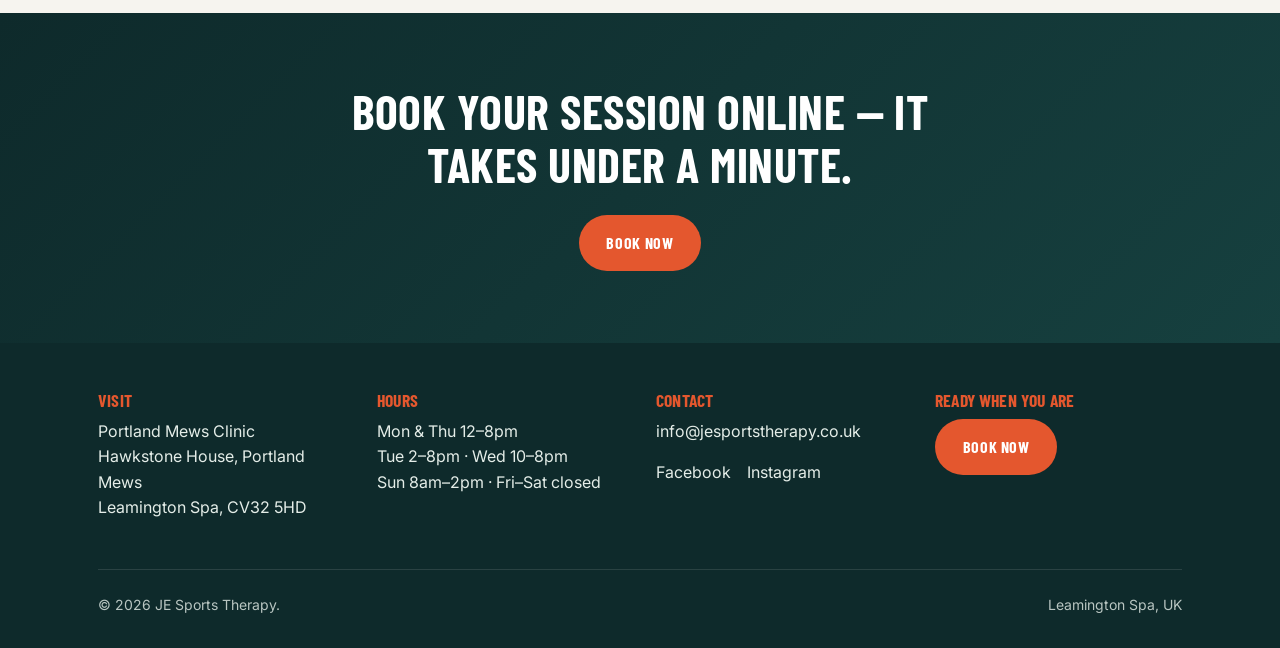
<file: contact.html>
<!DOCTYPE html>
<html lang="en" class="no-js">
<head>
<meta charset="UTF-8">
<meta name="viewport" content="width=device-width, initial-scale=1">
<meta name="referrer" content="strict-origin-when-cross-origin">
<title>Contact | JE Sports Therapy, Leamington Spa</title>
<meta name="description" content="Find JE Sports Therapy at Portland Mews Clinic, Leamington Spa. Opening hours, email, social media and online booking.">
<meta property="og:title" content="Contact | JE Sports Therapy">
<meta property="og:description" content="Find the clinic — Portland Mews, Leamington Spa. Book your session online today.">
<meta property="og:type" content="website">
<meta name="theme-color" content="#0E2A2B">
<link rel="icon" href="/favicon.ico" sizes="any">
<link rel="icon" type="image/png" sizes="32x32" href="assets/img/favicon-32.png">
<link rel="icon" type="image/png" sizes="16x16" href="assets/img/favicon-16.png">
<link rel="apple-touch-icon" href="assets/img/apple-touch-icon.png">
<link rel="canonical" href="contact.html">
<link rel="preconnect" href="https://fonts.googleapis.com">
<link rel="preconnect" href="https://fonts.gstatic.com" crossorigin>
<link href="https://fonts.googleapis.com/css2?family=Barlow+Condensed:wght@500;600;700&family=Inter:wght@400;500;600&display=swap" rel="stylesheet">
<link rel="stylesheet" href="assets/css/tokens.css">
<link rel="stylesheet" href="assets/css/main.css">
</head>
<body>
<a class="skip-link" href="#main">Skip to content</a>
<div class="scroll-progress" aria-hidden="true"><div class="scroll-progress__fill"></div></div>
<header class="site-header">
  <div class="container nav">
    <a class="nav__brand" href="index.html"><img src="assets/img/logo.png" alt="JE Sports Therapy logo" class="nav__brand-mark" width="44" height="44">JE Sports<span>Therapy</span></a>
    <button class="nav__toggle" aria-expanded="false" aria-controls="primary-nav" aria-label="Toggle menu">
      <span class="nav__toggle-icon"></span>
    </button>
    <ul class="nav__menu" id="primary-nav">
      <li><a href="index.html">Home</a></li>
      <li><a href="about.html">About</a></li>
      <li><a href="treatments.html">Treatments &amp; Prices</a></li>
      <li><a href="reviews.html">Reviews</a></li>
      <li><a href="faq.html">FAQ</a></li>
      <li><a href="contact.html" aria-current="page">Contact</a></li>
      <li><a class="btn btn--primary" href="https://bookings.rehabguru.com/ad3cec81c13830ea1363b7018253817f%3A33ec59064610941230f86f7d8b0f9f9fd371bcbf771bc233bffc8da3ef31e993" target="_blank" rel="noopener">Book Now</a></li>
    </ul>
  </div>
</header>

<main id="main">

<!-- ============ HERO ============ -->
<section class="section section--tight">
  <div class="container">
    <p class="eyebrow" data-reveal="up">Get in touch</p>
    <h1 data-reveal="up">Find the clinic.</h1>
    <p class="lead" data-reveal="up" data-reveal-delay="1">Portland Mews Clinic, in the heart of Leamington Spa — easy to find, easy to book.</p>
  </div>
</section>

<!-- ============ ADDRESS + MAP ============ -->
<section class="section--tight">
  <div class="container grid grid--2 contact-address-grid">
    <div data-reveal="left">
      <h2>Address</h2>
      <address class="contact-address">
        Portland Mews Clinic<br>
        Hawkstone House, Portland Mews<br>
        Leamington Spa, CV32 5HD
      </address>

      <h2 class="contact-subheading">Opening hours</h2>
      <table class="hours-table">
        <caption class="visually-hidden">JE Sports Therapy opening hours</caption>
        <tbody>
          <tr><th scope="row">Monday</th><td>12pm&ndash;8pm</td></tr>
          <tr><th scope="row">Tuesday</th><td>2pm&ndash;8pm</td></tr>
          <tr><th scope="row">Wednesday</th><td>10am&ndash;8pm</td></tr>
          <tr><th scope="row">Thursday</th><td>12pm&ndash;8pm</td></tr>
          <tr><th scope="row">Friday</th><td class="hours-table__closed">Closed</td></tr>
          <tr><th scope="row">Saturday</th><td class="hours-table__closed">Closed</td></tr>
          <tr><th scope="row">Sunday</th><td>8am&ndash;2pm</td></tr>
        </tbody>
      </table>
    </div>

    <div class="map-frame" data-reveal="right">
      <iframe
        src="https://www.google.com/maps?q=Hawkstone%20House%2C%20Portland%20Mews%2C%20Leamington%20Spa%2C%20CV32%205HD&output=embed"
        title="Map showing the location of JE Sports Therapy, Portland Mews Clinic, Leamington Spa"
        loading="lazy"
        referrerpolicy="no-referrer-when-downgrade"
        style="border:0;">
      </iframe>
      <a class="map-frame__fallback" href="https://www.google.com/maps/search/?api=1&query=Hawkstone%20House%2C%20Portland%20Mews%2C%20Leamington%20Spa%2C%20CV32%205HD" target="_blank" rel="noopener">Open in Google Maps &rarr;</a>
    </div>
  </div>
</section>

<!-- ============ EMAIL + SOCIAL ============ -->
<section class="section section--tight">
  <div class="container">
    <div class="grid grid--2 contact-details-grid">
      <div data-reveal="up">
        <h2>Email</h2>
        <p><a class="contact-link" href="mailto:info@jesportstherapy.co.uk">info@jesportstherapy.co.uk</a></p>
      </div>
      <div data-reveal="up" data-reveal-delay="1">
        <h2>Follow along</h2>
        <ul class="contact-social">
          <li><a class="contact-link" href="https://www.facebook.com/JESporttherapy" target="_blank" rel="noopener">Facebook &rarr;</a></li>
          <li><a class="contact-link" href="https://www.instagram.com/je_sportstherapy/" target="_blank" rel="noopener">Instagram &rarr;</a></li>
        </ul>
      </div>
    </div>
  </div>
</section>

<!-- ============ PARKING ============ -->
<section class="section--tight">
  <div class="container" data-reveal="up">
    <h2>Parking</h2>
    <p class="about-bio">There's a handful of limited spaces directly outside the clinic. Otherwise, on-street paid parking is available on Portland Street (up to 2 hours), and the Covent Garden Multi-Storey Car Park is close by. Prefer free parking? Upper Grove Street and Beauchamp Hill both offer 2 hours free, a 5&ndash;10 minute walk from the clinic.</p>
    <ul class="chip-list">
      <li class="chip">Outside clinic &mdash; limited spaces</li>
      <li class="chip">Portland Street &mdash; paid, up to 2hrs</li>
      <li class="chip">Covent Garden Multi-Storey</li>
      <li class="chip">Upper Grove Street &mdash; free 2hrs</li>
      <li class="chip">Beauchamp Hill &mdash; free 2hrs</li>
    </ul>
  </div>
</section>

<!-- ============ CLOSING CTA ============ -->
<section class="section contact-cta">
  <div class="container text-center" data-reveal="scale">
    <h2>Book your session online &mdash; it takes under a minute.</h2>
    <a class="btn btn--primary" href="https://bookings.rehabguru.com/ad3cec81c13830ea1363b7018253817f%3A33ec59064610941230f86f7d8b0f9f9fd371bcbf771bc233bffc8da3ef31e993" target="_blank" rel="noopener">Book Now</a>
  </div>
</section>

<style>
  /* ---- Contact page ---- */
  .about-bio {
    max-width: 65ch;
    font-size: var(--fs-lead);
    color: var(--color-petrol-light);
  }
  .contact-address-grid { align-items: start; }
  .contact-address {
    font-style: normal;
    font-size: var(--fs-lead);
    color: var(--color-petrol-light);
    margin-bottom: var(--space-4);
  }
  .contact-subheading { margin-top: var(--space-2); }

  .hours-table {
    width: 100%;
    max-width: 420px;
    border-collapse: collapse;
  }
  .hours-table th, .hours-table td {
    text-align: left;
    padding: 0.7em 0;
    border-bottom: 1px solid var(--color-line);
    font-weight: 400;
  }
  .hours-table th {
    font-family: var(--font-display);
    text-transform: uppercase;
    letter-spacing: 0.03em;
    color: var(--color-petrol);
    font-size: 0.95rem;
  }
  .hours-table td { text-align: right; font-weight: 600; }
  .hours-table__closed { color: var(--color-orange-dark); }

  .map-frame {
    position: relative;
    width: 100%;
    aspect-ratio: 4 / 3;
    border-radius: var(--radius-md);
    overflow: hidden;
    box-shadow: var(--shadow-card);
    border: 1px solid var(--color-line);
    background: var(--color-sage-light);
  }
  .map-frame iframe {
    position: absolute;
    inset: 0;
    width: 100%;
    height: 100%;
  }
  .map-frame__fallback {
    position: absolute;
    right: var(--space-2);
    bottom: var(--space-2);
    z-index: 1;
    background: var(--color-white);
    color: var(--color-orange-dark);
    font-weight: 700;
    font-size: var(--fs-small);
    text-decoration: none;
    padding: 0.5em 0.9em;
    border-radius: var(--radius-sm);
    box-shadow: var(--shadow-card);
  }
  .map-frame__fallback:hover { text-decoration: underline; }
  @media (min-width: 900px) {
    .map-frame { aspect-ratio: 1 / 1; }
  }

  .contact-details-grid h2 { margin-bottom: 0.4em; }
  .contact-link {
    font-weight: 600;
    color: var(--color-orange-dark);
    text-decoration: none;
    border-bottom: 2px solid transparent;
    transition: border-color var(--dur-fast) var(--ease-out);
  }
  .contact-link:hover { border-color: var(--color-orange-dark); }
  .contact-social {
    list-style: none;
    margin: 0;
    padding: 0;
    display: flex;
    flex-direction: column;
    gap: 0.5em;
  }

  .chip-list {
    list-style: none;
    margin: var(--space-2) 0 0;
    padding: 0;
    display: flex;
    flex-wrap: wrap;
  }

  .contact-cta {
    background: var(--color-petrol);
    background-image: linear-gradient(135deg, var(--color-petrol) 0%, var(--color-petrol-light) 100%);
  }
  .contact-cta h2 {
    color: var(--color-white);
    max-width: 30ch;
    margin-inline: auto;
    margin-bottom: var(--space-3);
  }

  @media (max-width: 899px) {
    .contact-address-grid { grid-template-columns: 1fr; }
  }
  @media (max-width: 639px) {
    .contact-details-grid { grid-template-columns: 1fr; }
  }
</style>
</main>

<footer class="site-footer">
  <div class="container">
    <div class="footer-grid">
      <div>
        <h3>Visit</h3>
        <p>Portland Mews Clinic<br>Hawkstone House, Portland Mews<br>Leamington Spa, CV32 5HD</p>
      </div>
      <div>
        <h3>Hours</h3>
        <p>Mon &amp; Thu 12&ndash;8pm<br>Tue 2&ndash;8pm &middot; Wed 10&ndash;8pm<br>Sun 8am&ndash;2pm &middot; Fri&ndash;Sat closed</p>
      </div>
      <div>
        <h3>Contact</h3>
        <p><a href="mailto:info@jesportstherapy.co.uk">info@jesportstherapy.co.uk</a></p>
        <ul class="footer-social">
          <li><a href="https://www.facebook.com/JESporttherapy" target="_blank" rel="noopener">Facebook</a></li>
          <li><a href="https://www.instagram.com/je_sportstherapy/" target="_blank" rel="noopener">Instagram</a></li>
        </ul>
      </div>
      <div>
        <h3>Ready when you are</h3>
        <a class="btn btn--primary" href="https://bookings.rehabguru.com/ad3cec81c13830ea1363b7018253817f%3A33ec59064610941230f86f7d8b0f9f9fd371bcbf771bc233bffc8da3ef31e993" target="_blank" rel="noopener">Book Now</a>
      </div>
    </div>
    <div class="footer-bottom">
      <span>&copy; 2026 JE Sports Therapy.</span>
      <span>Leamington Spa, UK</span>
    </div>
  </div>
</footer>
<script src="assets/js/main.js"></script>
</body>
</html>
</file>
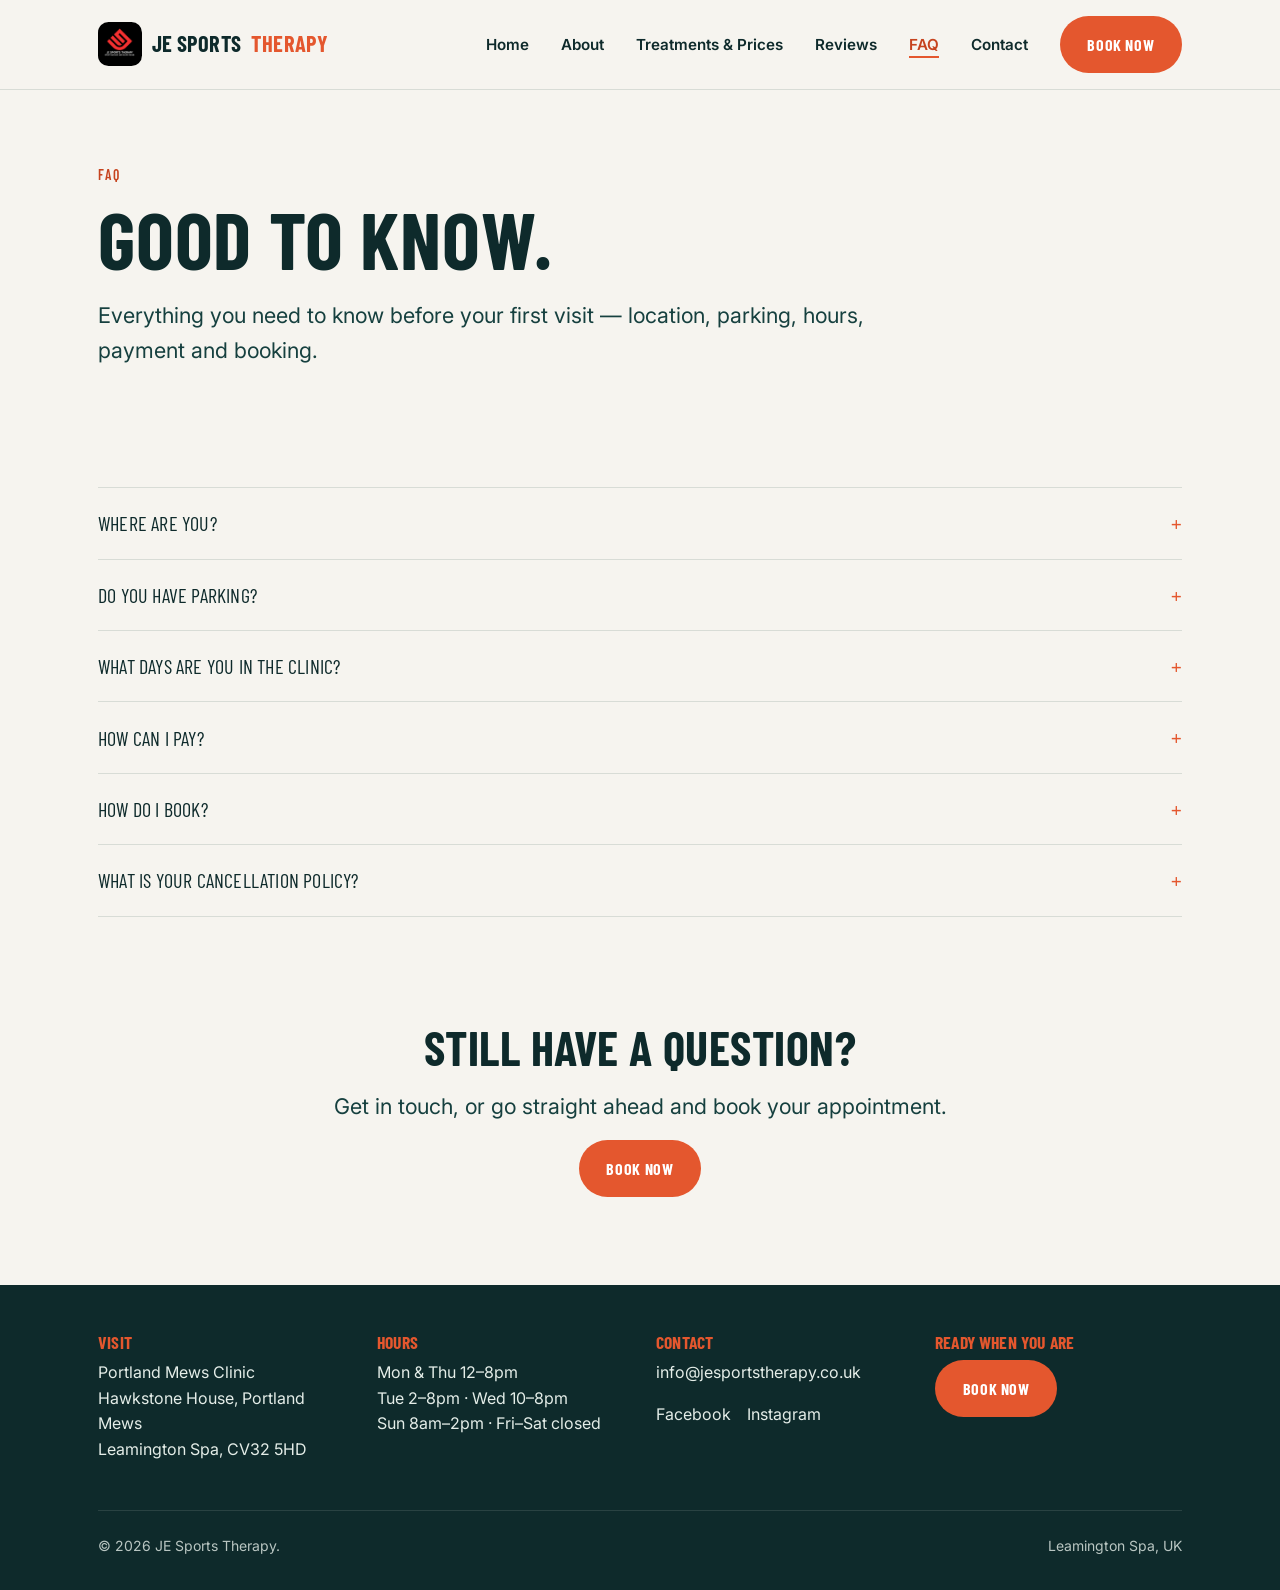
<file: faq.html>
<!DOCTYPE html>
<html lang="en" class="no-js">
<head>
<meta charset="UTF-8">
<meta name="viewport" content="width=device-width, initial-scale=1">
<meta name="referrer" content="strict-origin-when-cross-origin">
<title>FAQ | JE Sports Therapy, Leamington Spa</title>
<meta name="description" content="Frequently asked questions: clinic location, parking, opening hours, payment options, booking and cancellation policy for JE Sports Therapy.">
<meta property="og:title" content="FAQ | JE Sports Therapy">
<meta property="og:description" content="Good to know: location, parking, hours, payment, booking and cancellation policy.">
<meta property="og:type" content="website">
<meta name="theme-color" content="#0E2A2B">
<link rel="icon" href="/favicon.ico" sizes="any">
<link rel="icon" type="image/png" sizes="32x32" href="assets/img/favicon-32.png">
<link rel="icon" type="image/png" sizes="16x16" href="assets/img/favicon-16.png">
<link rel="apple-touch-icon" href="assets/img/apple-touch-icon.png">
<link rel="canonical" href="faq.html">
<link rel="preconnect" href="https://fonts.googleapis.com">
<link rel="preconnect" href="https://fonts.gstatic.com" crossorigin>
<link href="https://fonts.googleapis.com/css2?family=Barlow+Condensed:wght@500;600;700&family=Inter:wght@400;500;600&display=swap" rel="stylesheet">
<link rel="stylesheet" href="assets/css/tokens.css">
<link rel="stylesheet" href="assets/css/main.css">
</head>
<body>
<a class="skip-link" href="#main">Skip to content</a>
<div class="scroll-progress" aria-hidden="true"><div class="scroll-progress__fill"></div></div>
<header class="site-header">
  <div class="container nav">
    <a class="nav__brand" href="index.html"><img src="assets/img/logo.png" alt="JE Sports Therapy logo" class="nav__brand-mark" width="44" height="44">JE Sports<span>Therapy</span></a>
    <button class="nav__toggle" aria-expanded="false" aria-controls="primary-nav" aria-label="Toggle menu">
      <span class="nav__toggle-icon"></span>
    </button>
    <ul class="nav__menu" id="primary-nav">
      <li><a href="index.html">Home</a></li>
      <li><a href="about.html">About</a></li>
      <li><a href="treatments.html">Treatments &amp; Prices</a></li>
      <li><a href="reviews.html">Reviews</a></li>
      <li><a href="faq.html" aria-current="page">FAQ</a></li>
      <li><a href="contact.html">Contact</a></li>
      <li><a class="btn btn--primary" href="https://bookings.rehabguru.com/ad3cec81c13830ea1363b7018253817f%3A33ec59064610941230f86f7d8b0f9f9fd371bcbf771bc233bffc8da3ef31e993" target="_blank" rel="noopener">Book Now</a></li>
    </ul>
  </div>
</header>

<main id="main">
<section class="section">
  <div class="container">
    <span class="eyebrow" data-reveal="fade">FAQ</span>
    <h1 data-reveal="up">Good to know.</h1>
    <p class="lead" data-reveal="up" data-reveal-delay="1">Everything you need to know before your first visit &mdash; location, parking, hours, payment and booking.</p>
  </div>
</section>

<section class="section--tight">
  <div class="container">
    <div class="accordion" data-reveal="up">
      <details class="accordion__item">
        <summary>Where are you?</summary>
        <p>James is based inside the Portland Mews Clinic in Leamington Spa: Hawkstone House, Portland Mews, Leamington Spa, CV32 5HD.</p>
      </details>

      <details class="accordion__item">
        <summary>Do you have parking?</summary>
        <p>There's on-street paid parking on Portland Street (up to 2 hours), plus the nearby Covent Garden Multi-Storey Car Park. There's also 2-hour free parking on Upper Grove Street and Beauchamp Hill, a 5&ndash;10 minute walk away, and a few limited spaces directly outside the clinic.</p>
      </details>

      <details class="accordion__item">
        <summary>What days are you in the clinic?</summary>
        <p>Monday &amp; Thursday 12pm&ndash;8pm, Tuesday 2pm&ndash;8pm, Wednesday 10am&ndash;8pm, Sunday 8am&ndash;2pm. Friday and Saturday: closed.</p>
      </details>

      <details class="accordion__item">
        <summary>How can I pay?</summary>
        <p>Payment is taken after the appointment on the day via card payment or payment link. Cash and American Express are also accepted.</p>
      </details>

      <details class="accordion__item">
        <summary>How do I book?</summary>
        <p>Book online any time via the Book Now button &mdash; it takes you straight to the online booking system.</p>
      </details>

      <details class="accordion__item">
        <summary>What is your cancellation policy?</summary>
        <p>You'll get a 24-hour reminder before your appointment. Cancelling within 24 hours incurs a 50% fee; a missed appointment (no-show) is charged in full.</p>
      </details>
    </div>
  </div>
</section>

<section class="section text-center">
  <div class="container">
    <h2 data-reveal="up">Still have a question?</h2>
    <p class="lead" style="margin-inline:auto;" data-reveal="up" data-reveal-delay="1">Get in touch, or go straight ahead and book your appointment.</p>
    <p data-reveal="up" data-reveal-delay="2">
      <a class="btn btn--primary" href="https://bookings.rehabguru.com/ad3cec81c13830ea1363b7018253817f%3A33ec59064610941230f86f7d8b0f9f9fd371bcbf771bc233bffc8da3ef31e993" target="_blank" rel="noopener">Book Now</a>
    </p>
  </div>
</section>
</main>

<footer class="site-footer">
  <div class="container">
    <div class="footer-grid">
      <div>
        <h3>Visit</h3>
        <p>Portland Mews Clinic<br>Hawkstone House, Portland Mews<br>Leamington Spa, CV32 5HD</p>
      </div>
      <div>
        <h3>Hours</h3>
        <p>Mon &amp; Thu 12&ndash;8pm<br>Tue 2&ndash;8pm &middot; Wed 10&ndash;8pm<br>Sun 8am&ndash;2pm &middot; Fri&ndash;Sat closed</p>
      </div>
      <div>
        <h3>Contact</h3>
        <p><a href="mailto:info@jesportstherapy.co.uk">info@jesportstherapy.co.uk</a></p>
        <ul class="footer-social">
          <li><a href="https://www.facebook.com/JESporttherapy" target="_blank" rel="noopener">Facebook</a></li>
          <li><a href="https://www.instagram.com/je_sportstherapy/" target="_blank" rel="noopener">Instagram</a></li>
        </ul>
      </div>
      <div>
        <h3>Ready when you are</h3>
        <a class="btn btn--primary" href="https://bookings.rehabguru.com/ad3cec81c13830ea1363b7018253817f%3A33ec59064610941230f86f7d8b0f9f9fd371bcbf771bc233bffc8da3ef31e993" target="_blank" rel="noopener">Book Now</a>
      </div>
    </div>
    <div class="footer-bottom">
      <span>&copy; 2026 JE Sports Therapy.</span>
      <span>Leamington Spa, UK</span>
    </div>
  </div>
</footer>
<script src="assets/js/main.js"></script>
</body>
</html>
</file>
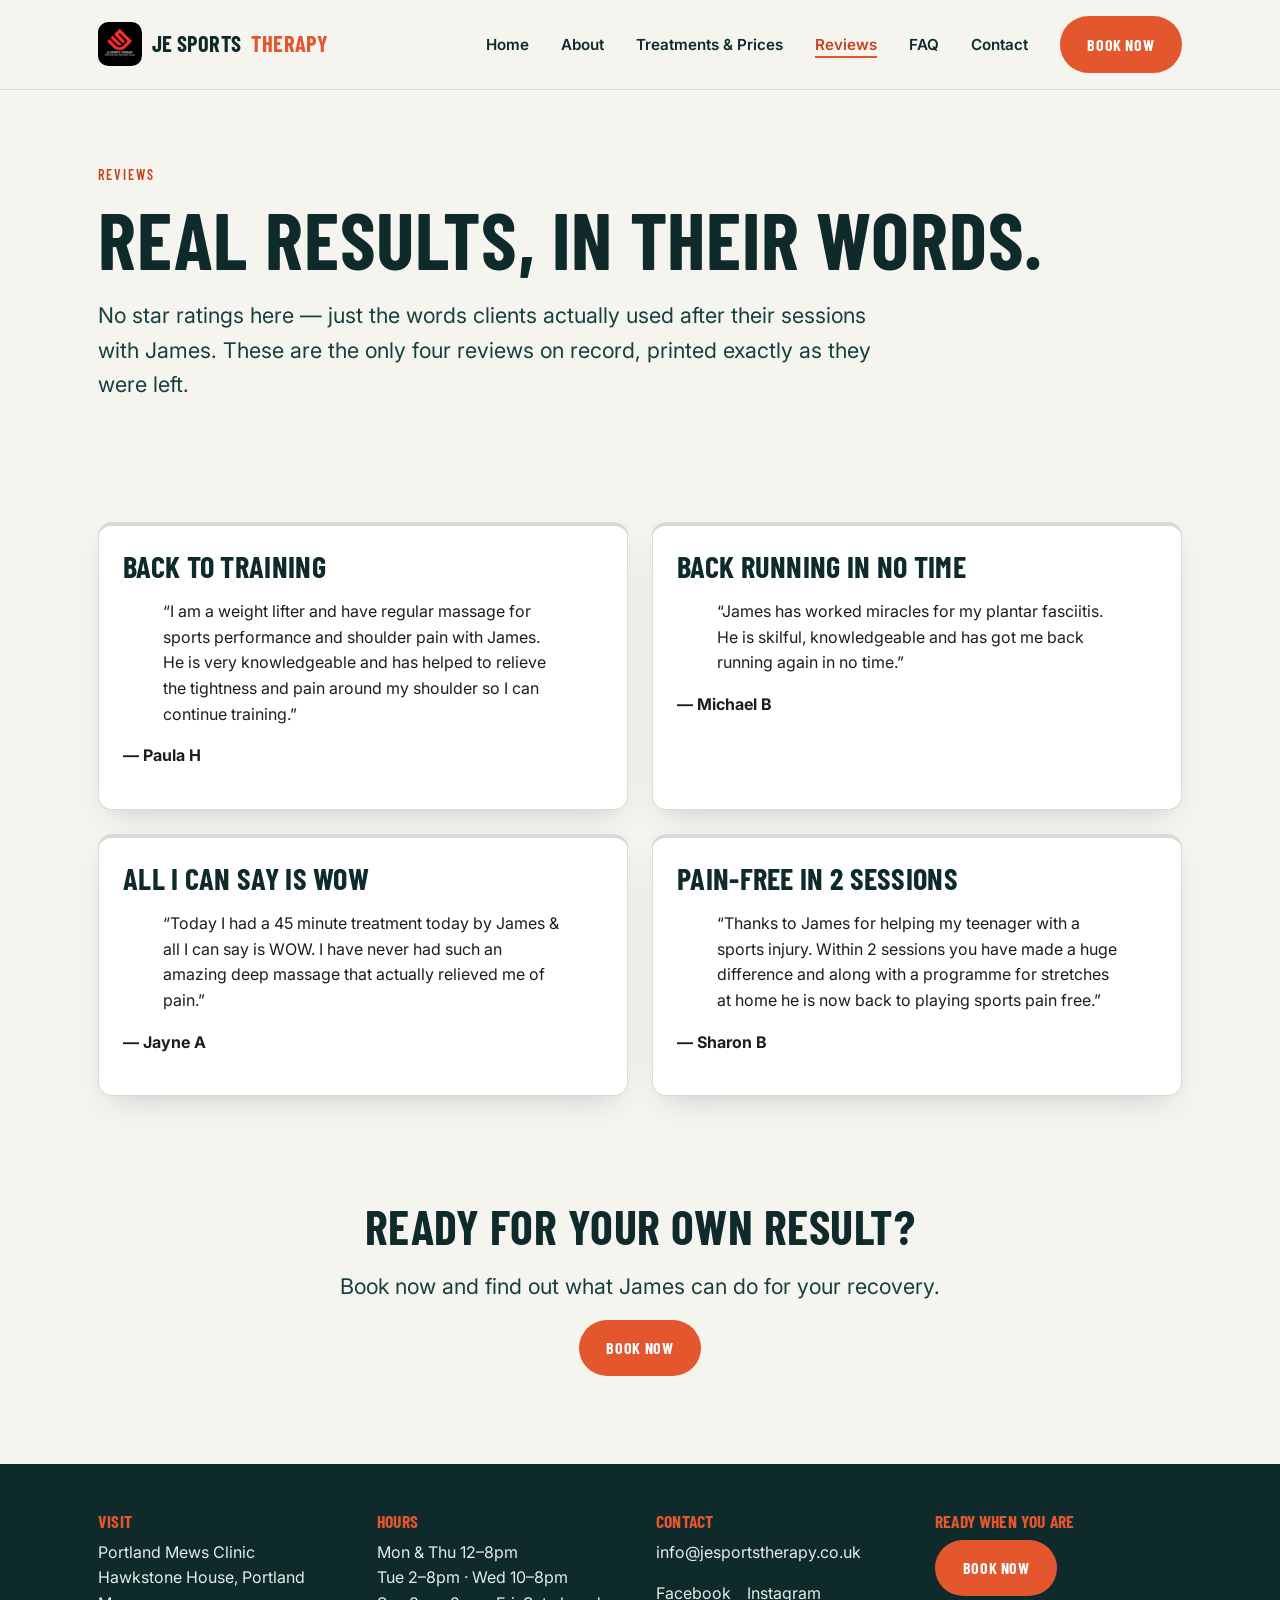
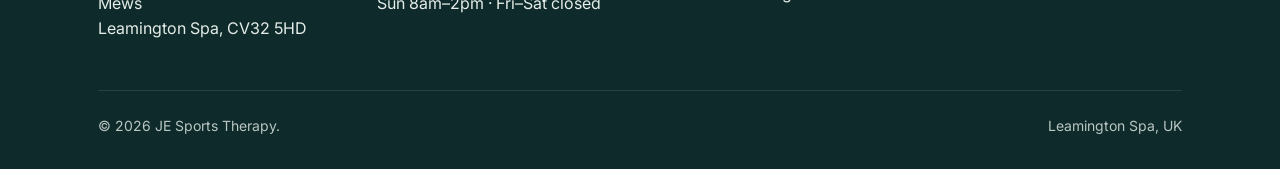
<file: reviews.html>
<!DOCTYPE html>
<html lang="en" class="no-js">
<head>
<meta charset="UTF-8">
<meta name="viewport" content="width=device-width, initial-scale=1">
<meta name="referrer" content="strict-origin-when-cross-origin">
<title>Reviews | JE Sports Therapy, Leamington Spa</title>
<meta name="description" content="Real client reviews for JE Sports Therapy — sports massage and injury rehabilitation with James Egginton in Leamington Spa.">
<meta property="og:title" content="Reviews | JE Sports Therapy">
<meta property="og:description" content="Real results, in their words — client reviews for JE Sports Therapy, Leamington Spa.">
<meta property="og:type" content="website">
<meta name="theme-color" content="#0E2A2B">
<link rel="icon" href="/favicon.ico" sizes="any">
<link rel="icon" type="image/png" sizes="32x32" href="assets/img/favicon-32.png">
<link rel="icon" type="image/png" sizes="16x16" href="assets/img/favicon-16.png">
<link rel="apple-touch-icon" href="assets/img/apple-touch-icon.png">
<link rel="canonical" href="reviews.html">
<link rel="preconnect" href="https://fonts.googleapis.com">
<link rel="preconnect" href="https://fonts.gstatic.com" crossorigin>
<link href="https://fonts.googleapis.com/css2?family=Barlow+Condensed:wght@500;600;700&family=Inter:wght@400;500;600&display=swap" rel="stylesheet">
<link rel="stylesheet" href="assets/css/tokens.css">
<link rel="stylesheet" href="assets/css/main.css">
</head>
<body>
<a class="skip-link" href="#main">Skip to content</a>
<div class="scroll-progress" aria-hidden="true"><div class="scroll-progress__fill"></div></div>
<header class="site-header">
  <div class="container nav">
    <a class="nav__brand" href="index.html"><img src="assets/img/logo.png" alt="JE Sports Therapy logo" class="nav__brand-mark" width="44" height="44">JE Sports<span>Therapy</span></a>
    <button class="nav__toggle" aria-expanded="false" aria-controls="primary-nav" aria-label="Toggle menu">
      <span class="nav__toggle-icon"></span>
    </button>
    <ul class="nav__menu" id="primary-nav">
      <li><a href="index.html">Home</a></li>
      <li><a href="about.html">About</a></li>
      <li><a href="treatments.html">Treatments &amp; Prices</a></li>
      <li><a href="reviews.html" aria-current="page">Reviews</a></li>
      <li><a href="faq.html">FAQ</a></li>
      <li><a href="contact.html">Contact</a></li>
      <li><a class="btn btn--primary" href="https://bookings.rehabguru.com/ad3cec81c13830ea1363b7018253817f%3A33ec59064610941230f86f7d8b0f9f9fd371bcbf771bc233bffc8da3ef31e993" target="_blank" rel="noopener">Book Now</a></li>
    </ul>
  </div>
</header>

<main id="main">
<section class="section">
  <div class="container">
    <span class="eyebrow" data-reveal="fade">Reviews</span>
    <h1 data-reveal="up">Real results, in their words.</h1>
    <p class="lead" data-reveal="up" data-reveal-delay="1">No star ratings here &mdash; just the words clients actually used after their sessions with James. These are the only four reviews on record, printed exactly as they were left.</p>
  </div>
</section>

<section class="section--tight">
  <div class="container">
    <div class="grid grid--2">
      <article class="card" data-reveal="up" data-reveal-delay="1">
        <h3>Back to training</h3>
        <blockquote>
          <p>&ldquo;I am a weight lifter and have regular massage for sports performance and shoulder pain with James. He is very knowledgeable and has helped to relieve the tightness and pain around my shoulder so I can continue training.&rdquo;</p>
        </blockquote>
        <p><strong>&mdash; Paula H</strong></p>
      </article>

      <article class="card" data-reveal="up" data-reveal-delay="2">
        <h3>Back running in no time</h3>
        <blockquote>
          <p>&ldquo;James has worked miracles for my plantar fasciitis. He is skilful, knowledgeable and has got me back running again in no time.&rdquo;</p>
        </blockquote>
        <p><strong>&mdash; Michael B</strong></p>
      </article>

      <article class="card" data-reveal="up" data-reveal-delay="3">
        <h3>All I can say is WOW</h3>
        <blockquote>
          <p>&ldquo;Today I had a 45 minute treatment today by James &amp; all I can say is WOW. I have never had such an amazing deep massage that actually relieved me of pain.&rdquo;</p>
        </blockquote>
        <p><strong>&mdash; Jayne A</strong></p>
      </article>

      <article class="card" data-reveal="up" data-reveal-delay="4">
        <h3>Pain-free in 2 sessions</h3>
        <blockquote>
          <p>&ldquo;Thanks to James for helping my teenager with a sports injury. Within 2 sessions you have made a huge difference and along with a programme for stretches at home he is now back to playing sports pain free.&rdquo;</p>
        </blockquote>
        <p><strong>&mdash; Sharon B</strong></p>
      </article>
    </div>
  </div>
</section>

<section class="section text-center">
  <div class="container">
    <h2 data-reveal="up">Ready for your own result?</h2>
    <p class="lead" style="margin-inline:auto;" data-reveal="up" data-reveal-delay="1">Book now and find out what James can do for your recovery.</p>
    <p data-reveal="up" data-reveal-delay="2">
      <a class="btn btn--primary" href="https://bookings.rehabguru.com/ad3cec81c13830ea1363b7018253817f%3A33ec59064610941230f86f7d8b0f9f9fd371bcbf771bc233bffc8da3ef31e993" target="_blank" rel="noopener">Book Now</a>
    </p>
  </div>
</section>
</main>

<footer class="site-footer">
  <div class="container">
    <div class="footer-grid">
      <div>
        <h3>Visit</h3>
        <p>Portland Mews Clinic<br>Hawkstone House, Portland Mews<br>Leamington Spa, CV32 5HD</p>
      </div>
      <div>
        <h3>Hours</h3>
        <p>Mon &amp; Thu 12&ndash;8pm<br>Tue 2&ndash;8pm &middot; Wed 10&ndash;8pm<br>Sun 8am&ndash;2pm &middot; Fri&ndash;Sat closed</p>
      </div>
      <div>
        <h3>Contact</h3>
        <p><a href="mailto:info@jesportstherapy.co.uk">info@jesportstherapy.co.uk</a></p>
        <ul class="footer-social">
          <li><a href="https://www.facebook.com/JESporttherapy" target="_blank" rel="noopener">Facebook</a></li>
          <li><a href="https://www.instagram.com/je_sportstherapy/" target="_blank" rel="noopener">Instagram</a></li>
        </ul>
      </div>
      <div>
        <h3>Ready when you are</h3>
        <a class="btn btn--primary" href="https://bookings.rehabguru.com/ad3cec81c13830ea1363b7018253817f%3A33ec59064610941230f86f7d8b0f9f9fd371bcbf771bc233bffc8da3ef31e993" target="_blank" rel="noopener">Book Now</a>
      </div>
    </div>
    <div class="footer-bottom">
      <span>&copy; 2026 JE Sports Therapy.</span>
      <span>Leamington Spa, UK</span>
    </div>
  </div>
</footer>
<script src="assets/js/main.js"></script>
</body>
</html>
</file>
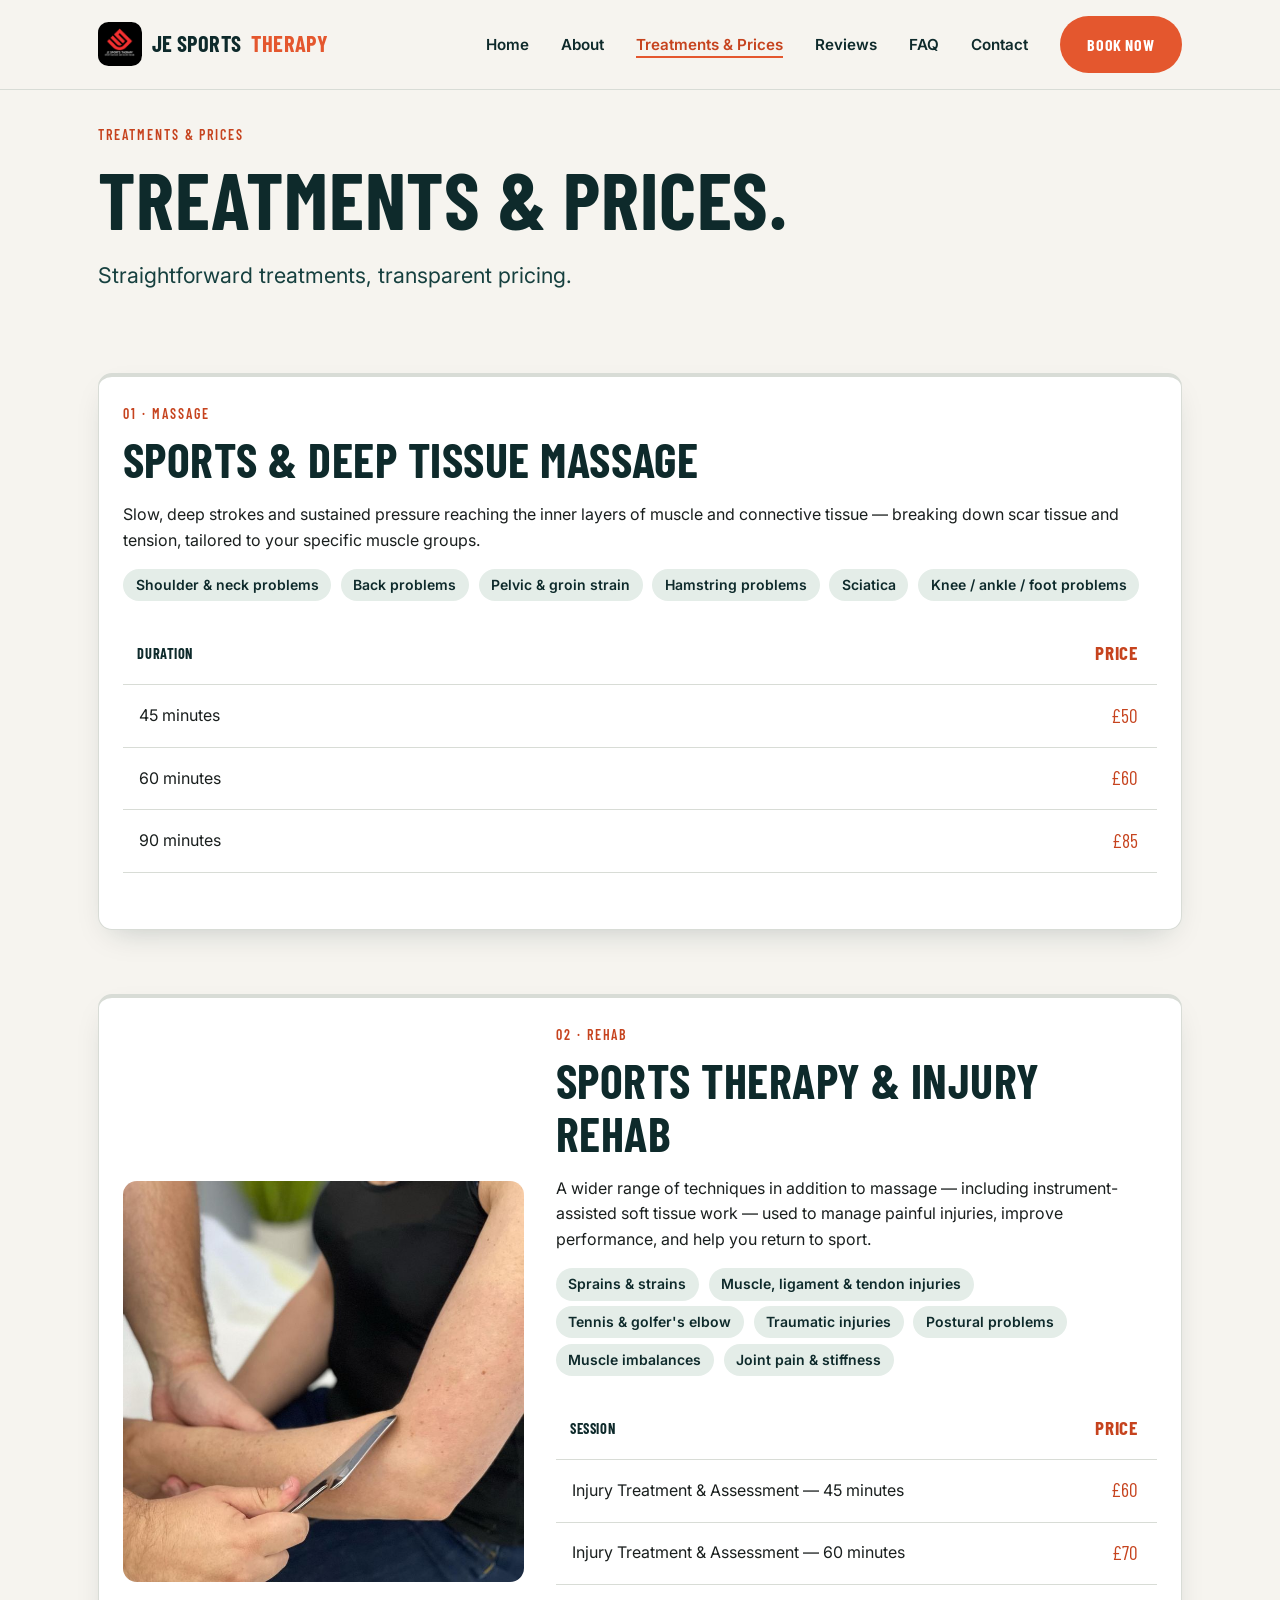
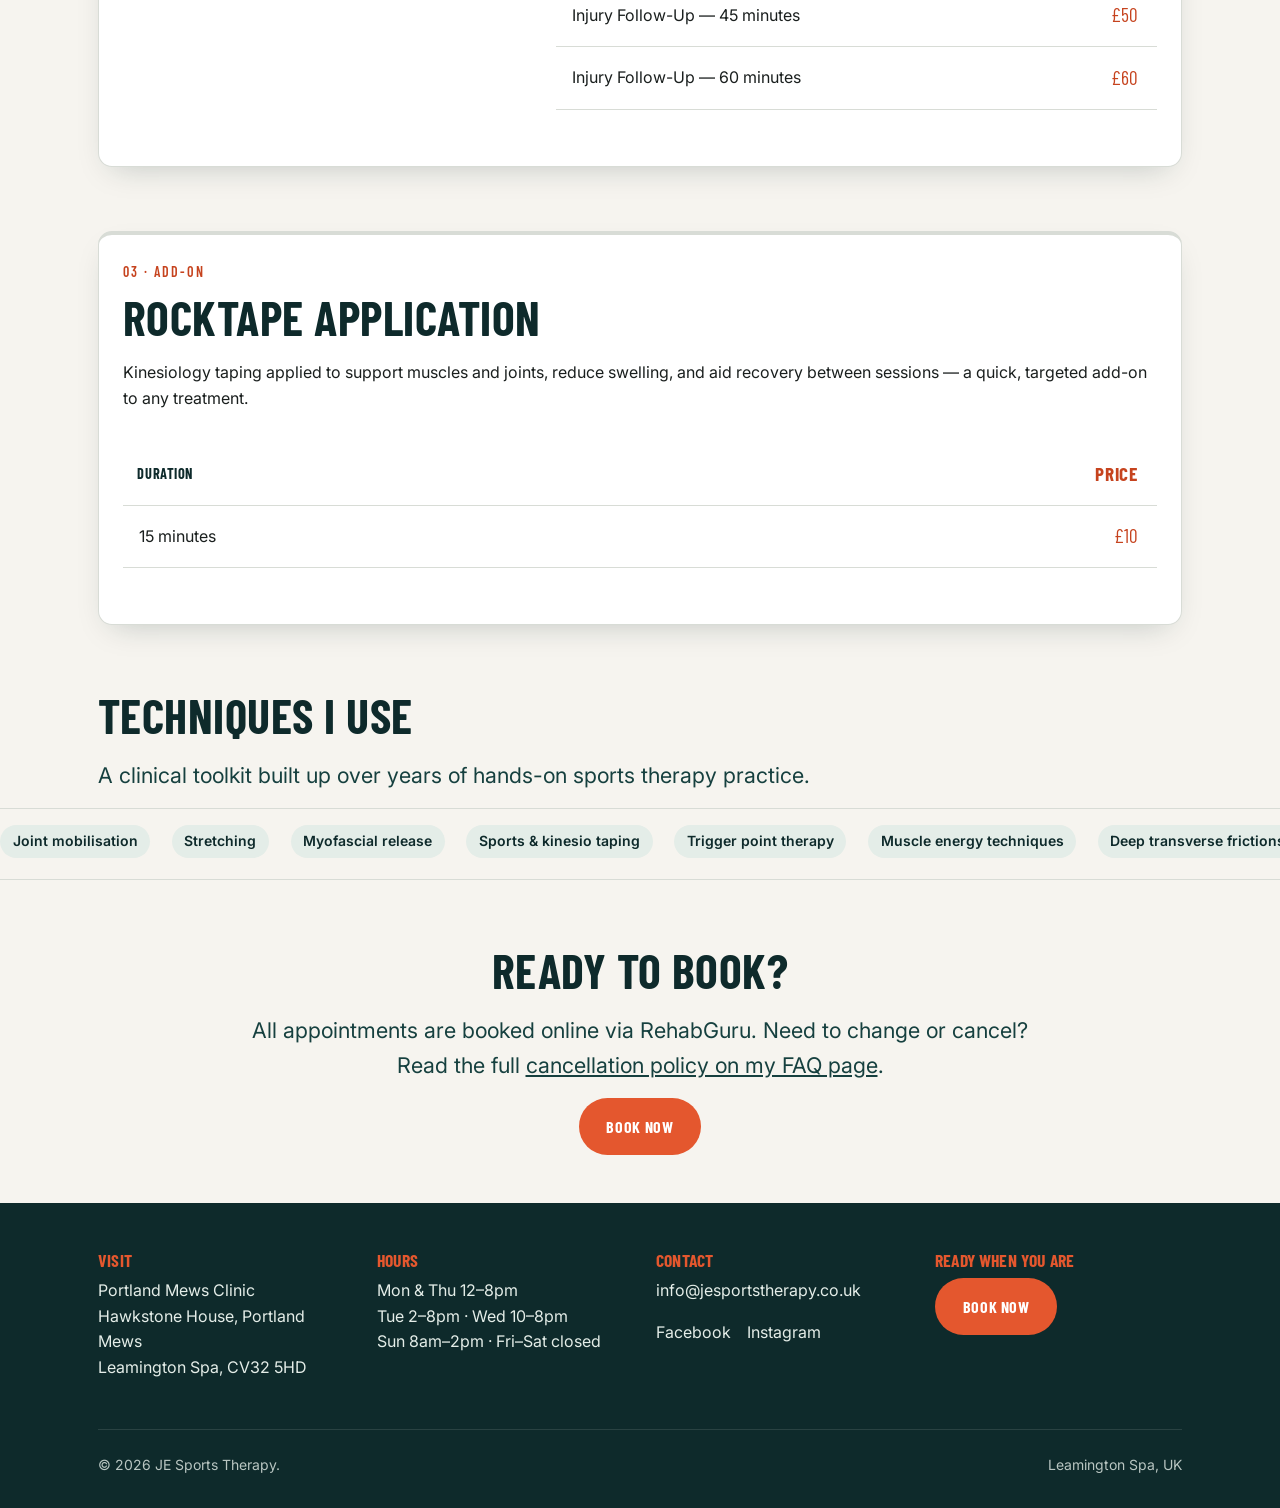
<file: treatments.html>
<!DOCTYPE html>
<html lang="en" class="no-js">
<head>
<meta charset="UTF-8">
<meta name="viewport" content="width=device-width, initial-scale=1">
<meta name="referrer" content="strict-origin-when-cross-origin">
<title>Treatments &amp; Prices | JE Sports Therapy, Leamington Spa</title>
<meta name="description" content="Sports & deep tissue massage, injury treatment & assessment, injury follow-up and Rocktape application. Transparent pricing, Leamington Spa.">
<meta property="og:title" content="Treatments & Prices | JE Sports Therapy">
<meta property="og:description" content="Straightforward treatments, transparent pricing. Sports massage, injury rehab and kinesiology taping in Leamington Spa.">
<meta property="og:type" content="website">
<meta name="theme-color" content="#0E2A2B">
<link rel="icon" href="/favicon.ico" sizes="any">
<link rel="icon" type="image/png" sizes="32x32" href="assets/img/favicon-32.png">
<link rel="icon" type="image/png" sizes="16x16" href="assets/img/favicon-16.png">
<link rel="apple-touch-icon" href="assets/img/apple-touch-icon.png">
<link rel="canonical" href="treatments.html">
<link rel="preconnect" href="https://fonts.googleapis.com">
<link rel="preconnect" href="https://fonts.gstatic.com" crossorigin>
<link href="https://fonts.googleapis.com/css2?family=Barlow+Condensed:wght@500;600;700&family=Inter:wght@400;500;600&display=swap" rel="stylesheet">
<link rel="stylesheet" href="assets/css/tokens.css">
<link rel="stylesheet" href="assets/css/main.css">
</head>
<body>
<a class="skip-link" href="#main">Skip to content</a>
<div class="scroll-progress" aria-hidden="true"><div class="scroll-progress__fill"></div></div>
<header class="site-header">
  <div class="container nav">
    <a class="nav__brand" href="index.html"><img src="assets/img/logo.png" alt="JE Sports Therapy logo" class="nav__brand-mark" width="44" height="44">JE Sports<span>Therapy</span></a>
    <button class="nav__toggle" aria-expanded="false" aria-controls="primary-nav" aria-label="Toggle menu">
      <span class="nav__toggle-icon"></span>
    </button>
    <ul class="nav__menu" id="primary-nav">
      <li><a href="index.html">Home</a></li>
      <li><a href="about.html">About</a></li>
      <li><a href="treatments.html" aria-current="page">Treatments &amp; Prices</a></li>
      <li><a href="reviews.html">Reviews</a></li>
      <li><a href="faq.html">FAQ</a></li>
      <li><a href="contact.html">Contact</a></li>
      <li><a class="btn btn--primary" href="https://bookings.rehabguru.com/ad3cec81c13830ea1363b7018253817f%3A33ec59064610941230f86f7d8b0f9f9fd371bcbf771bc233bffc8da3ef31e993" target="_blank" rel="noopener">Book Now</a></li>
    </ul>
  </div>
</header>

<main id="main">

<!-- ============ PAGE INTRO ============ -->
<section class="section section--tight">
  <div class="container">
    <p class="eyebrow" data-reveal="fade">Treatments &amp; Prices</p>
    <h1 data-reveal="up">Treatments &amp; Prices.</h1>
    <p class="lead" data-reveal="up" data-reveal-delay="1">Straightforward treatments, transparent pricing.</p>
  </div>
</section>

<!-- ============ BLOCK 1: SPORTS & DEEP TISSUE MASSAGE ============ -->
<section class="section section--tight" id="prices">
  <div class="container">
    <div class="card" data-reveal="up">
      <p class="eyebrow">01 &middot; Massage</p>
      <h2>Sports &amp; Deep Tissue Massage</h2>
      <p>Slow, deep strokes and sustained pressure reaching the inner layers of muscle and connective tissue &mdash; breaking down scar tissue and tension, tailored to your specific muscle groups.</p>

      <h3 class="visually-hidden">What it treats</h3>
      <div>
        <span class="chip">Shoulder &amp; neck problems</span>
        <span class="chip">Back problems</span>
        <span class="chip">Pelvic &amp; groin strain</span>
        <span class="chip">Hamstring problems</span>
        <span class="chip">Sciatica</span>
        <span class="chip">Knee / ankle / foot problems</span>
      </div>

      <div style="overflow-x:auto;">
        <table class="price-table">
          <caption class="visually-hidden">Sports &amp; Deep Tissue Massage pricing by duration</caption>
          <thead>
            <tr>
              <th scope="col">Duration</th>
              <th scope="col">Price</th>
            </tr>
          </thead>
          <tbody>
            <tr>
              <td>45 minutes</td>
              <td>&pound;50</td>
            </tr>
            <tr>
              <td>60 minutes</td>
              <td>&pound;60</td>
            </tr>
            <tr>
              <td>90 minutes</td>
              <td>&pound;85</td>
            </tr>
          </tbody>
        </table>
      </div>
    </div>
  </div>
</section>

<!-- ============ BLOCK 2: SPORTS THERAPY & INJURY REHAB ============ -->
<section class="section section--tight">
  <div class="container">
    <div class="card treatment-card--media" data-reveal="up">
      <div class="treatment-card__media">
        <img src="assets/img/treatments/instrument-assisted-massage.jpg" alt="Instrument-assisted soft tissue treatment being applied to a client's forearm">
      </div>
      <div class="treatment-card__body">
        <p class="eyebrow">02 &middot; Rehab</p>
        <h2>Sports Therapy &amp; Injury Rehab</h2>
        <p>A wider range of techniques in addition to massage &mdash; including instrument-assisted soft tissue work &mdash; used to manage painful injuries, improve performance, and help you return to sport.</p>

        <h3 class="visually-hidden">What it treats</h3>
        <div>
          <span class="chip">Sprains &amp; strains</span>
          <span class="chip">Muscle, ligament &amp; tendon injuries</span>
          <span class="chip">Tennis &amp; golfer's elbow</span>
          <span class="chip">Traumatic injuries</span>
          <span class="chip">Postural problems</span>
          <span class="chip">Muscle imbalances</span>
          <span class="chip">Joint pain &amp; stiffness</span>
        </div>

        <div style="overflow-x:auto;">
          <table class="price-table">
            <caption class="visually-hidden">Sports Therapy &amp; Injury Rehab pricing by session type and duration</caption>
            <thead>
              <tr>
                <th scope="col">Session</th>
                <th scope="col">Price</th>
              </tr>
            </thead>
            <tbody>
              <tr>
                <td>Injury Treatment &amp; Assessment &mdash; 45 minutes</td>
                <td>&pound;60</td>
              </tr>
              <tr>
                <td>Injury Treatment &amp; Assessment &mdash; 60 minutes</td>
                <td>&pound;70</td>
              </tr>
              <tr>
                <td>Injury Follow-Up &mdash; 45 minutes</td>
                <td>&pound;50</td>
              </tr>
              <tr>
                <td>Injury Follow-Up &mdash; 60 minutes</td>
                <td>&pound;60</td>
              </tr>
            </tbody>
          </table>
        </div>
      </div>
    </div>
  </div>
</section>

<!-- ============ BLOCK 3: ROCKTAPE APPLICATION ============ -->
<section class="section section--tight">
  <div class="container">
    <div class="card" data-reveal="up">
      <p class="eyebrow">03 &middot; Add-on</p>
      <h2>Rocktape Application</h2>
      <p>Kinesiology taping applied to support muscles and joints, reduce swelling, and aid recovery between sessions &mdash; a quick, targeted add-on to any treatment.</p>

      <div style="overflow-x:auto;">
        <table class="price-table">
          <caption class="visually-hidden">Rocktape Application pricing</caption>
          <thead>
            <tr>
              <th scope="col">Duration</th>
              <th scope="col">Price</th>
            </tr>
          </thead>
          <tbody>
            <tr>
              <td>15 minutes</td>
              <td>&pound;10</td>
            </tr>
          </tbody>
        </table>
      </div>
    </div>
  </div>
</section>

<!-- ============ TECHNIQUES TICKER ============ -->
<section class="section section--tight">
  <div class="container">
    <h2 data-reveal="up">Techniques I use</h2>
    <p class="lead" data-reveal="up" data-reveal-delay="1">A clinical toolkit built up over years of hands-on sports therapy practice.</p>
  </div>
  <div class="ticker" data-reveal="fade" data-reveal-delay="2">
    <div class="ticker__track">
      <span class="chip">Joint mobilisation</span>
      <span class="chip">Stretching</span>
      <span class="chip">Myofascial release</span>
      <span class="chip">Sports &amp; kinesio taping</span>
      <span class="chip">Trigger point therapy</span>
      <span class="chip">Muscle energy techniques</span>
      <span class="chip">Deep transverse frictions</span>
      <span class="chip">Myofascial dry cupping</span>
      <span class="chip">Electrotherapy (interferential)</span>
      <span class="chip">Compression boots</span>
      <span class="chip" aria-hidden="true">Joint mobilisation</span>
      <span class="chip" aria-hidden="true">Stretching</span>
      <span class="chip" aria-hidden="true">Myofascial release</span>
      <span class="chip" aria-hidden="true">Sports &amp; kinesio taping</span>
      <span class="chip" aria-hidden="true">Trigger point therapy</span>
      <span class="chip" aria-hidden="true">Muscle energy techniques</span>
      <span class="chip" aria-hidden="true">Deep transverse frictions</span>
      <span class="chip" aria-hidden="true">Myofascial dry cupping</span>
      <span class="chip" aria-hidden="true">Electrotherapy (interferential)</span>
      <span class="chip" aria-hidden="true">Compression boots</span>
    </div>
  </div>
</section>

<!-- ============ BOOKING NOTE ============ -->
<section class="section section--tight">
  <div class="container text-center" data-reveal="scale">
    <h2>Ready to book?</h2>
    <p class="lead" style="margin-inline:auto;">All appointments are booked online via RehabGuru. Need to change or cancel? Read the full <a href="faq.html">cancellation policy on my FAQ page</a>.</p>
    <p>
      <a class="btn btn--primary" href="https://bookings.rehabguru.com/ad3cec81c13830ea1363b7018253817f%3A33ec59064610941230f86f7d8b0f9f9fd371bcbf771bc233bffc8da3ef31e993" target="_blank" rel="noopener">Book Now</a>
    </p>
  </div>
</section>

<style>
  /* ---- Treatments page: card with side photo ---- */
  .treatment-card--media {
    display: grid;
    grid-template-columns: 0.8fr 1.2fr;
    gap: var(--space-4);
    align-items: center;
  }
  .treatment-card__media {
    border-radius: var(--radius-md);
    overflow: hidden;
    aspect-ratio: 1 / 1;
  }
  .treatment-card__media img {
    width: 100%;
    height: 100%;
    object-fit: cover;
    display: block;
  }
  @media (max-width: 899px) {
    .treatment-card--media { grid-template-columns: 1fr; }
    .treatment-card__media { order: -1; max-width: 320px; margin-inline: auto; width: 100%; }
  }
</style>
</main>

<footer class="site-footer">
  <div class="container">
    <div class="footer-grid">
      <div>
        <h3>Visit</h3>
        <p>Portland Mews Clinic<br>Hawkstone House, Portland Mews<br>Leamington Spa, CV32 5HD</p>
      </div>
      <div>
        <h3>Hours</h3>
        <p>Mon &amp; Thu 12&ndash;8pm<br>Tue 2&ndash;8pm &middot; Wed 10&ndash;8pm<br>Sun 8am&ndash;2pm &middot; Fri&ndash;Sat closed</p>
      </div>
      <div>
        <h3>Contact</h3>
        <p><a href="mailto:info@jesportstherapy.co.uk">info@jesportstherapy.co.uk</a></p>
        <ul class="footer-social">
          <li><a href="https://www.facebook.com/JESporttherapy" target="_blank" rel="noopener">Facebook</a></li>
          <li><a href="https://www.instagram.com/je_sportstherapy/" target="_blank" rel="noopener">Instagram</a></li>
        </ul>
      </div>
      <div>
        <h3>Ready when you are</h3>
        <a class="btn btn--primary" href="https://bookings.rehabguru.com/ad3cec81c13830ea1363b7018253817f%3A33ec59064610941230f86f7d8b0f9f9fd371bcbf771bc233bffc8da3ef31e993" target="_blank" rel="noopener">Book Now</a>
      </div>
    </div>
    <div class="footer-bottom">
      <span>&copy; 2026 JE Sports Therapy.</span>
      <span>Leamington Spa, UK</span>
    </div>
  </div>
</footer>
<script src="assets/js/main.js"></script>
</body>
</html>
</file>
<file: assets/css/tokens.css>
/* ==========================================================================
   Design tokens — JE Sports Therapy
   Palette: clinical trust (petrol) + athletic energy (tape orange) + recovery calm (sage)
   ========================================================================== */

:root {
  /* Colors */
  --color-petrol: #0E2A2B;
  --color-petrol-light: #16403F;
  --color-bone: #F6F4EF;
  --color-orange: #E4572E;
  --color-orange-dark: #C6431E;
  --color-sage: #A9C5B8;
  --color-sage-light: #E4EDE8;
  --color-ink: #1A1F1E;
  --color-line: #D8DCD6;
  --color-white: #FFFFFF;

  /* Typography */
  --font-display: "Barlow Condensed", "Arial Narrow", sans-serif;
  --font-body: "Inter", -apple-system, BlinkMacSystemFont, "Segoe UI", sans-serif;

  --fs-h1: clamp(2.6rem, 5vw + 1rem, 5rem);
  --fs-h2: clamp(1.9rem, 3vw + 1rem, 3rem);
  --fs-h3: clamp(1.4rem, 1.5vw + 1rem, 1.9rem);
  --fs-lead: clamp(1.1rem, 1vw + 0.8rem, 1.35rem);
  --fs-body: 1rem;
  --fs-small: 0.875rem;

  --lh-tight: 1.1;
  --lh-body: 1.6;

  /* Spacing scale */
  --space-1: 0.5rem;
  --space-2: 1rem;
  --space-3: 1.5rem;
  --space-4: 2rem;
  --space-5: 3rem;
  --space-6: 4.5rem;
  --space-7: 7rem;

  /* Layout */
  --container-width: 1180px;
  --container-pad: clamp(1.25rem, 4vw, 3rem);
  --radius-sm: 6px;
  --radius-md: 14px;
  --radius-lg: 28px;

  /* Shadows */
  --shadow-card: 0 12px 30px -14px rgba(14, 42, 43, 0.25);
  --shadow-card-hover: 0 20px 40px -14px rgba(14, 42, 43, 0.35);

  /* Motion */
  --ease-out: cubic-bezier(0.22, 1, 0.36, 1);
  --dur-fast: 200ms;
  --dur-med: 500ms;
  --dur-slow: 1200ms;

  /* Breakpoints (reference only, used in comments): 640 / 900 / 1200 */
}
</file>
<file: assets/css/main.css>
/* ==========================================================================
   JE Sports Therapy — shared stylesheet
   Reset, layout, nav, footer, buttons, cards, reveal-on-scroll system.
   Page-specific styles live inline in each page's <style> block.
   ========================================================================== */

/* ---- Reset ---- */
*, *::before, *::after { box-sizing: border-box; }
html { scroll-behavior: smooth; }
@media (prefers-reduced-motion: reduce) {
  html { scroll-behavior: auto; }
  *, *::before, *::after {
    animation-duration: 0.001ms !important;
    animation-iteration-count: 1 !important;
    transition-duration: 0.001ms !important;
    scroll-behavior: auto !important;
  }
}
body {
  margin: 0;
  background: var(--color-bone);
  color: var(--color-ink);
  font-family: var(--font-body);
  font-size: var(--fs-body);
  line-height: var(--lh-body);
  -webkit-font-smoothing: antialiased;
}
img, svg { max-width: 100%; display: block; }
h1, h2, h3, h4 {
  font-family: var(--font-display);
  line-height: var(--lh-tight);
  text-transform: uppercase;
  letter-spacing: 0.01em;
  margin: 0 0 var(--space-2);
  color: var(--color-petrol);
}
h1 { font-size: var(--fs-h1); }
h2 { font-size: var(--fs-h2); }
h3 { font-size: var(--fs-h3); }
p { margin: 0 0 var(--space-2); }
a { color: inherit; }
ul, ol { padding-left: 1.2em; }
button { font-family: inherit; }

/* ---- Focus ---- */
:focus-visible {
  outline: 2px solid var(--color-orange);
  outline-offset: 3px;
  border-radius: 4px;
}

/* ---- Skip link ---- */
.skip-link {
  position: absolute;
  left: -9999px;
  top: 0;
  background: var(--color-orange);
  color: var(--color-white);
  padding: var(--space-1) var(--space-2);
  z-index: 200;
  border-radius: 0 0 var(--radius-sm) 0;
  font-weight: 600;
}
.skip-link:focus { left: 0; }

/* ---- Layout helpers ---- */
.container {
  max-width: var(--container-width);
  margin-inline: auto;
  padding-inline: var(--container-pad);
}
.section { padding-block: var(--space-6); }
.section--tight { padding-block: var(--space-4); }
.lead {
  font-size: var(--fs-lead);
  color: var(--color-petrol-light);
  max-width: 60ch;
}
.eyebrow {
  display: inline-block;
  font-family: var(--font-display);
  text-transform: uppercase;
  letter-spacing: 0.14em;
  color: var(--color-orange-dark);
  font-size: var(--fs-small);
  font-weight: 600;
  margin-bottom: var(--space-1);
}
.text-center { text-align: center; }
.visually-hidden {
  position: absolute; width: 1px; height: 1px; overflow: hidden;
  clip: rect(0 0 0 0); white-space: nowrap;
}

/* ---- Scroll progress line (desktop cohesion device) ---- */
.scroll-progress {
  position: fixed;
  left: 0;
  top: 0;
  width: 3px;
  height: 100vh;
  z-index: 90;
  pointer-events: none;
  display: none;
}
.scroll-progress__fill {
  width: 100%;
  height: var(--progress, 0%);
  background: var(--color-orange);
  transition: height 80ms linear;
}
@media (min-width: 900px) {
  .scroll-progress { display: block; }
}

/* ---- Header / Nav ---- */
.site-header {
  position: sticky;
  top: 0;
  z-index: 100;
  background: var(--color-bone);
  border-bottom: 1px solid var(--color-line);
}
.nav {
  display: flex;
  align-items: center;
  justify-content: space-between;
  padding-block: var(--space-2);
  gap: var(--space-3);
}
.nav__brand {
  display: flex;
  align-items: center;
  gap: 0.6rem;
  font-family: var(--font-display);
  text-transform: uppercase;
  font-weight: 700;
  font-size: 1.4rem;
  letter-spacing: 0.02em;
  color: var(--color-petrol);
  text-decoration: none;
  white-space: nowrap;
}
.nav__brand span { color: var(--color-orange); }
.nav__brand-mark {
  height: 2.75rem;
  width: 2.75rem;
  border-radius: 24%;
  display: block;
  flex-shrink: 0;
}
.nav__toggle {
  display: none;
  background: none;
  border: 2px solid var(--color-petrol);
  border-radius: var(--radius-sm);
  width: 44px;
  height: 44px;
  align-items: center;
  justify-content: center;
  cursor: pointer;
}
.nav__toggle-icon,
.nav__toggle-icon::before,
.nav__toggle-icon::after {
  display: block;
  width: 20px;
  height: 2px;
  background: var(--color-petrol);
  position: relative;
  transition: transform var(--dur-fast) var(--ease-out), opacity var(--dur-fast);
}
.nav__toggle-icon::before { content: ""; position: absolute; top: -6px; }
.nav__toggle-icon::after { content: ""; position: absolute; top: 6px; }
.nav__toggle[aria-expanded="true"] .nav__toggle-icon { background: transparent; }
.nav__toggle[aria-expanded="true"] .nav__toggle-icon::before { transform: translateY(6px) rotate(45deg); }
.nav__toggle[aria-expanded="true"] .nav__toggle-icon::after { transform: translateY(-6px) rotate(-45deg); }

.nav__menu {
  display: flex;
  align-items: center;
  gap: var(--space-4);
  list-style: none;
  margin: 0;
  padding: 0;
}
.nav__menu a:not(.btn) {
  text-decoration: none;
  font-weight: 600;
  font-size: 0.95rem;
  color: var(--color-petrol);
  position: relative;
  padding-bottom: 4px;
}
.nav__menu a:not(.btn)::after {
  content: "";
  position: absolute;
  left: 0; bottom: 0;
  width: 0;
  height: 2px;
  background: var(--color-orange);
  transition: width var(--dur-fast) var(--ease-out);
}
.nav__menu a:not(.btn):hover::after,
.nav__menu a[aria-current="page"]::after { width: 100%; }
.nav__menu a[aria-current="page"] { color: var(--color-orange-dark); }

@media (max-width: 899px) {
  .nav__toggle { display: inline-flex; }
  .nav__menu {
    position: fixed;
    inset: 68px 0 0 0;
    background: var(--color-bone);
    flex-direction: column;
    align-items: flex-start;
    padding: var(--space-4) var(--container-pad);
    gap: var(--space-3);
    transform: translateX(100%);
    transition: transform var(--dur-med) var(--ease-out);
    overflow-y: auto;
  }
  .nav__menu[data-open="true"] { transform: translateX(0); }
}

/* ---- Buttons ---- */
.btn {
  display: inline-flex;
  align-items: center;
  gap: 0.5em;
  text-decoration: none;
  font-weight: 700;
  font-family: var(--font-display);
  text-transform: uppercase;
  letter-spacing: 0.04em;
  font-size: 1rem;
  padding: 0.85em 1.6em;
  border-radius: 999px;
  border: 2px solid transparent;
  cursor: pointer;
  position: relative;
  overflow: hidden;
  isolation: isolate;
  min-height: 44px;
}
.btn::before {
  content: "";
  position: absolute;
  inset: 0;
  z-index: -1;
  transform: translateX(-101%) skewX(-12deg);
  transition: transform var(--dur-med) var(--ease-out);
}
.btn:hover::before,
.btn:focus-visible::before { transform: translateX(0) skewX(-12deg); }

.btn--primary {
  background: var(--color-orange);
  color: var(--color-white);
}
.btn--primary::before { background: var(--color-orange-dark); }

.btn--ghost {
  background: transparent;
  border-color: currentColor;
  color: var(--color-petrol);
}
.btn--ghost::before { background: var(--color-petrol); }
.btn--ghost:hover, .btn--ghost:focus-visible { color: var(--color-white); }

.btn--on-dark { color: var(--color-bone); border-color: var(--color-bone); }
.btn--on-dark::before { background: var(--color-bone); }
.btn--on-dark:hover, .btn--on-dark:focus-visible { color: var(--color-petrol); }

/* ---- Cards ---- */
.card {
  background: var(--color-white);
  border: 1px solid var(--color-line);
  border-top: 4px solid var(--color-line);
  border-radius: var(--radius-md);
  padding: var(--space-3);
  box-shadow: var(--shadow-card);
  transition: transform var(--dur-fast) var(--ease-out),
              box-shadow var(--dur-fast) var(--ease-out),
              border-color var(--dur-fast) var(--ease-out);
}
.card:hover {
  transform: translateY(-4px);
  box-shadow: var(--shadow-card-hover);
  border-top-color: var(--color-orange);
}

/* ---- Chips ---- */
.chip {
  display: inline-block;
  background: var(--color-sage-light);
  color: var(--color-petrol);
  border-radius: 999px;
  padding: 0.35em 0.9em;
  font-size: var(--fs-small);
  font-weight: 600;
  margin: 0 0.4em 0.4em 0;
}

/* ---- Badges (credential trust bar) ---- */
.badge-row {
  display: flex;
  flex-wrap: wrap;
  gap: var(--space-3);
  align-items: center;
  justify-content: center;
}
.badge {
  font-family: var(--font-display);
  text-transform: uppercase;
  letter-spacing: 0.06em;
  font-size: 0.9rem;
  color: var(--color-petrol-light);
  opacity: 0.75;
  white-space: nowrap;
}
.badge--logo {
  display: inline-flex;
  align-items: center;
}
.badge--logo img {
  height: 34px;
  width: auto;
  filter: grayscale(1);
  opacity: 0.7;
  transition: filter var(--dur-fast) var(--ease-out), opacity var(--dur-fast) var(--ease-out);
}
.badge--logo:hover img {
  filter: none;
  opacity: 1;
}

/* ---- Tables (pricing) ---- */
.price-table {
  width: 100%;
  border-collapse: collapse;
  margin-block: var(--space-2) var(--space-4);
}
.price-table th, .price-table td {
  text-align: left;
  padding: 0.8em 1em;
  border-bottom: 1px solid var(--color-line);
}
.price-table th {
  font-family: var(--font-display);
  text-transform: uppercase;
  letter-spacing: 0.04em;
  color: var(--color-petrol);
  font-size: 0.9rem;
}
.price-table td:last-child, .price-table th:last-child {
  text-align: right;
  font-family: var(--font-display);
  font-size: 1.2rem;
  color: var(--color-orange-dark);
}

/* ---- Accordion (FAQ) ---- */
.accordion { border-top: 1px solid var(--color-line); }
.accordion__item { border-bottom: 1px solid var(--color-line); }
.accordion__item summary {
  cursor: pointer;
  list-style: none;
  padding: var(--space-2) 0;
  font-family: var(--font-display);
  font-size: 1.25rem;
  text-transform: uppercase;
  letter-spacing: 0.01em;
  color: var(--color-petrol);
  display: flex;
  align-items: center;
  justify-content: space-between;
  gap: var(--space-2);
}
.accordion__item summary::-webkit-details-marker { display: none; }
.accordion__item summary::after {
  content: "+";
  font-size: 1.5rem;
  color: var(--color-orange);
  transition: transform var(--dur-fast) var(--ease-out);
  flex-shrink: 0;
}
.accordion__item[open] summary::after { transform: rotate(45deg); }
.accordion__item p { padding-bottom: var(--space-2); max-width: 65ch; }

/* ---- Reveal-on-scroll system ----
   Elements: <div data-reveal="up|fade|left|right|scale" data-reveal-delay="1..4">
   JS adds .is-visible when in view; reduced-motion users see final state immediately. */
[data-reveal] {
  opacity: 0;
  transition: opacity var(--dur-slow) var(--ease-out), transform var(--dur-slow) var(--ease-out);
  transition-delay: calc(var(--reveal-delay, 0) * 90ms);
}
[data-reveal="up"] { transform: translateY(28px); }
[data-reveal="left"] { transform: translateX(-32px); }
[data-reveal="right"] { transform: translateX(32px); }
[data-reveal="scale"] { transform: scale(0.94); }
[data-reveal].is-visible {
  opacity: 1;
  transform: none;
}
@media (prefers-reduced-motion: reduce) {
  [data-reveal] { opacity: 1; transform: none; transition: none; }
}
.no-js [data-reveal] { opacity: 1; transform: none; }

/* ---- Footer ---- */
.site-footer {
  background: var(--color-petrol);
  color: var(--color-sage-light);
  padding-block: var(--space-5) var(--space-4);
}
.site-footer h2, .site-footer h3 { color: var(--color-white); }
.site-footer a { text-decoration: none; }
.site-footer a:hover { color: var(--color-orange); }
.footer-grid {
  display: grid;
  grid-template-columns: repeat(auto-fit, minmax(200px, 1fr));
  gap: var(--space-4);
  margin-bottom: var(--space-4);
}
.footer-grid h3 {
  font-size: 1.1rem;
  color: var(--color-orange);
  margin-bottom: var(--space-1);
}
.footer-social {
  display: flex;
  gap: var(--space-2);
  list-style: none;
  padding: 0;
  margin: var(--space-1) 0 0;
}
.footer-bottom {
  border-top: 1px solid rgba(246, 244, 239, 0.15);
  padding-top: var(--space-3);
  font-size: var(--fs-small);
  opacity: 0.8;
  display: flex;
  flex-wrap: wrap;
  justify-content: space-between;
  gap: var(--space-2);
}

/* ---- Generic grids ---- */
.grid {
  display: grid;
  gap: var(--space-3);
}
.grid--2 { grid-template-columns: repeat(2, 1fr); }
.grid--3 { grid-template-columns: repeat(3, 1fr); }
.grid--4 { grid-template-columns: repeat(4, 1fr); }
@media (max-width: 1199px) {
  .grid--4 { grid-template-columns: repeat(2, 1fr); }
}
@media (max-width: 639px) {
  .grid--2, .grid--3, .grid--4 { grid-template-columns: 1fr; }
  h1 { font-size: clamp(2.2rem, 9vw, 3rem); }
}

/* ---- Techniques ticker (used on Treatments page) ---- */
.ticker {
  overflow: hidden;
  border-top: 1px solid var(--color-line);
  border-bottom: 1px solid var(--color-line);
  padding-block: var(--space-2);
}
.ticker__track {
  display: flex;
  gap: var(--space-2);
  width: max-content;
  animation: ticker-scroll 28s linear infinite;
}
.ticker:hover .ticker__track { animation-play-state: paused; }
@keyframes ticker-scroll {
  from { transform: translateX(0); }
  to { transform: translateX(-50%); }
}
@media (prefers-reduced-motion: reduce) {
  .ticker__track { animation: none; flex-wrap: wrap; width: auto; }
}
</file>
